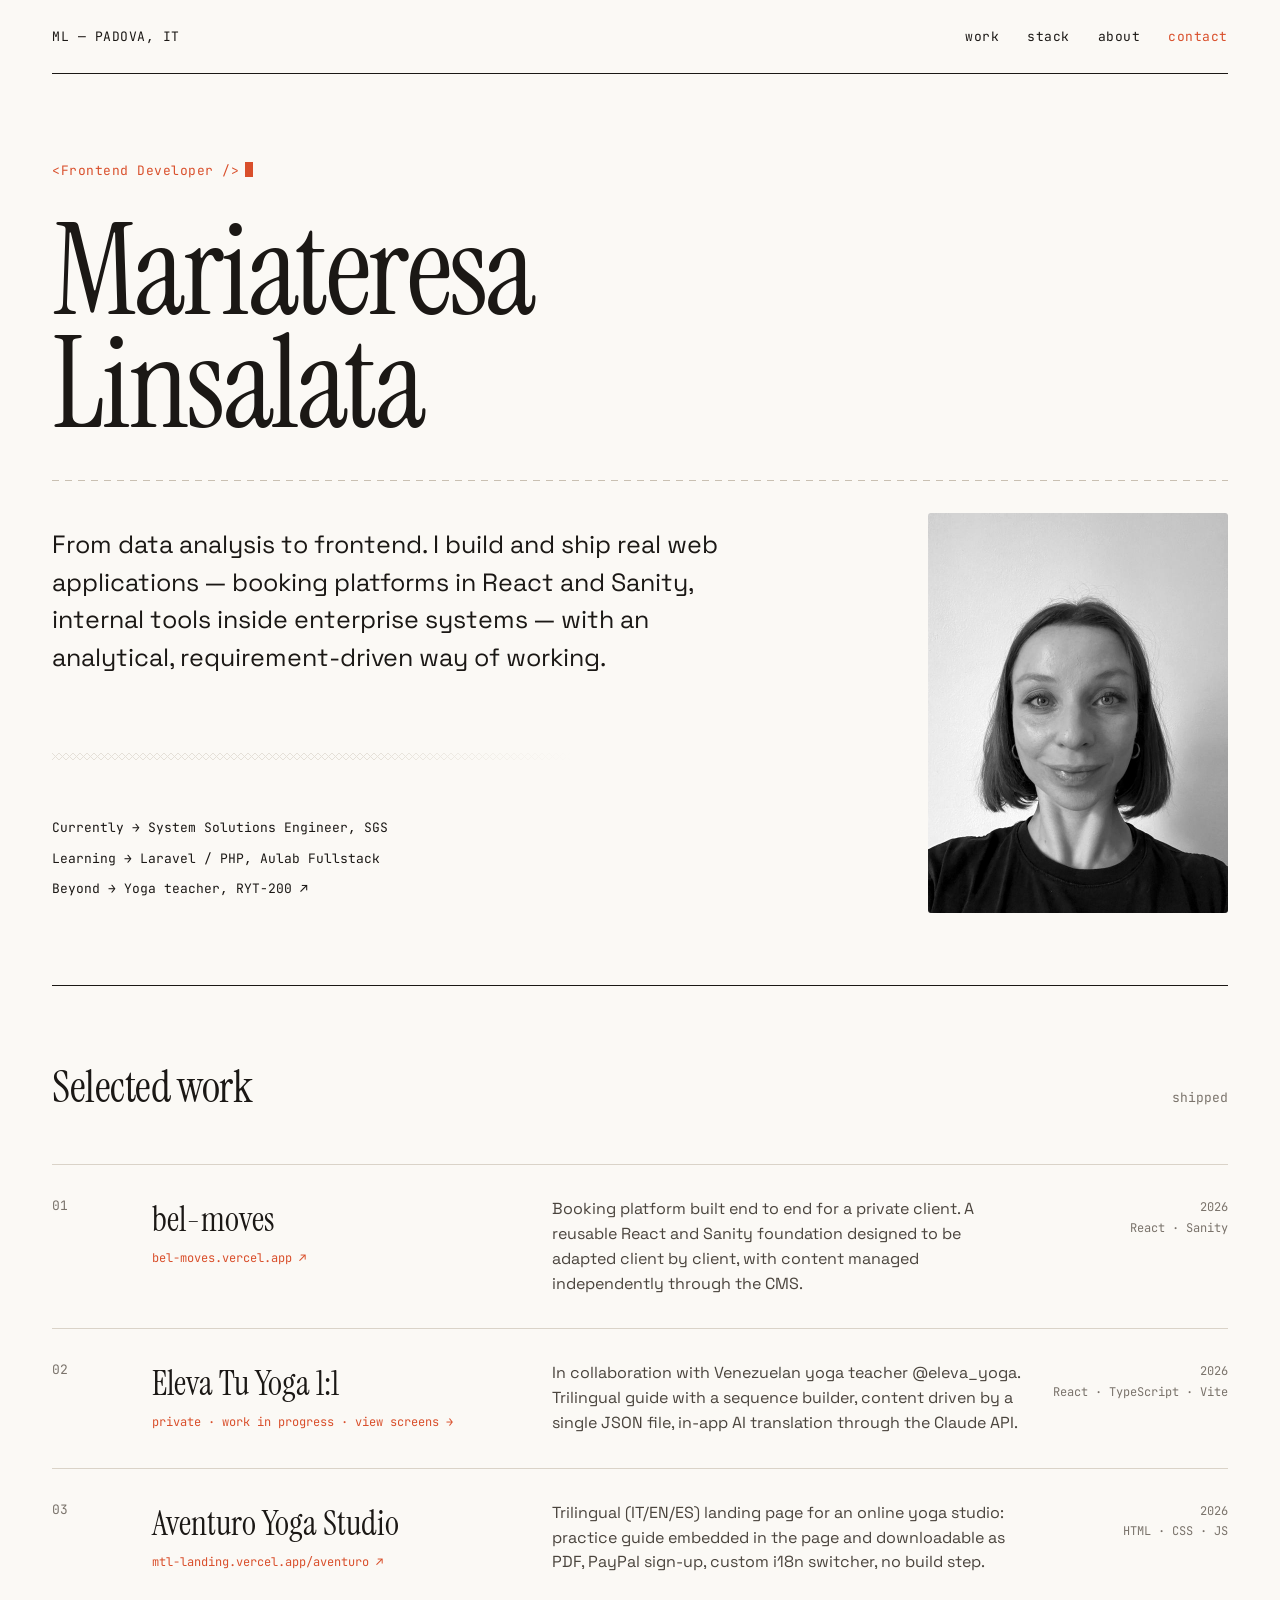
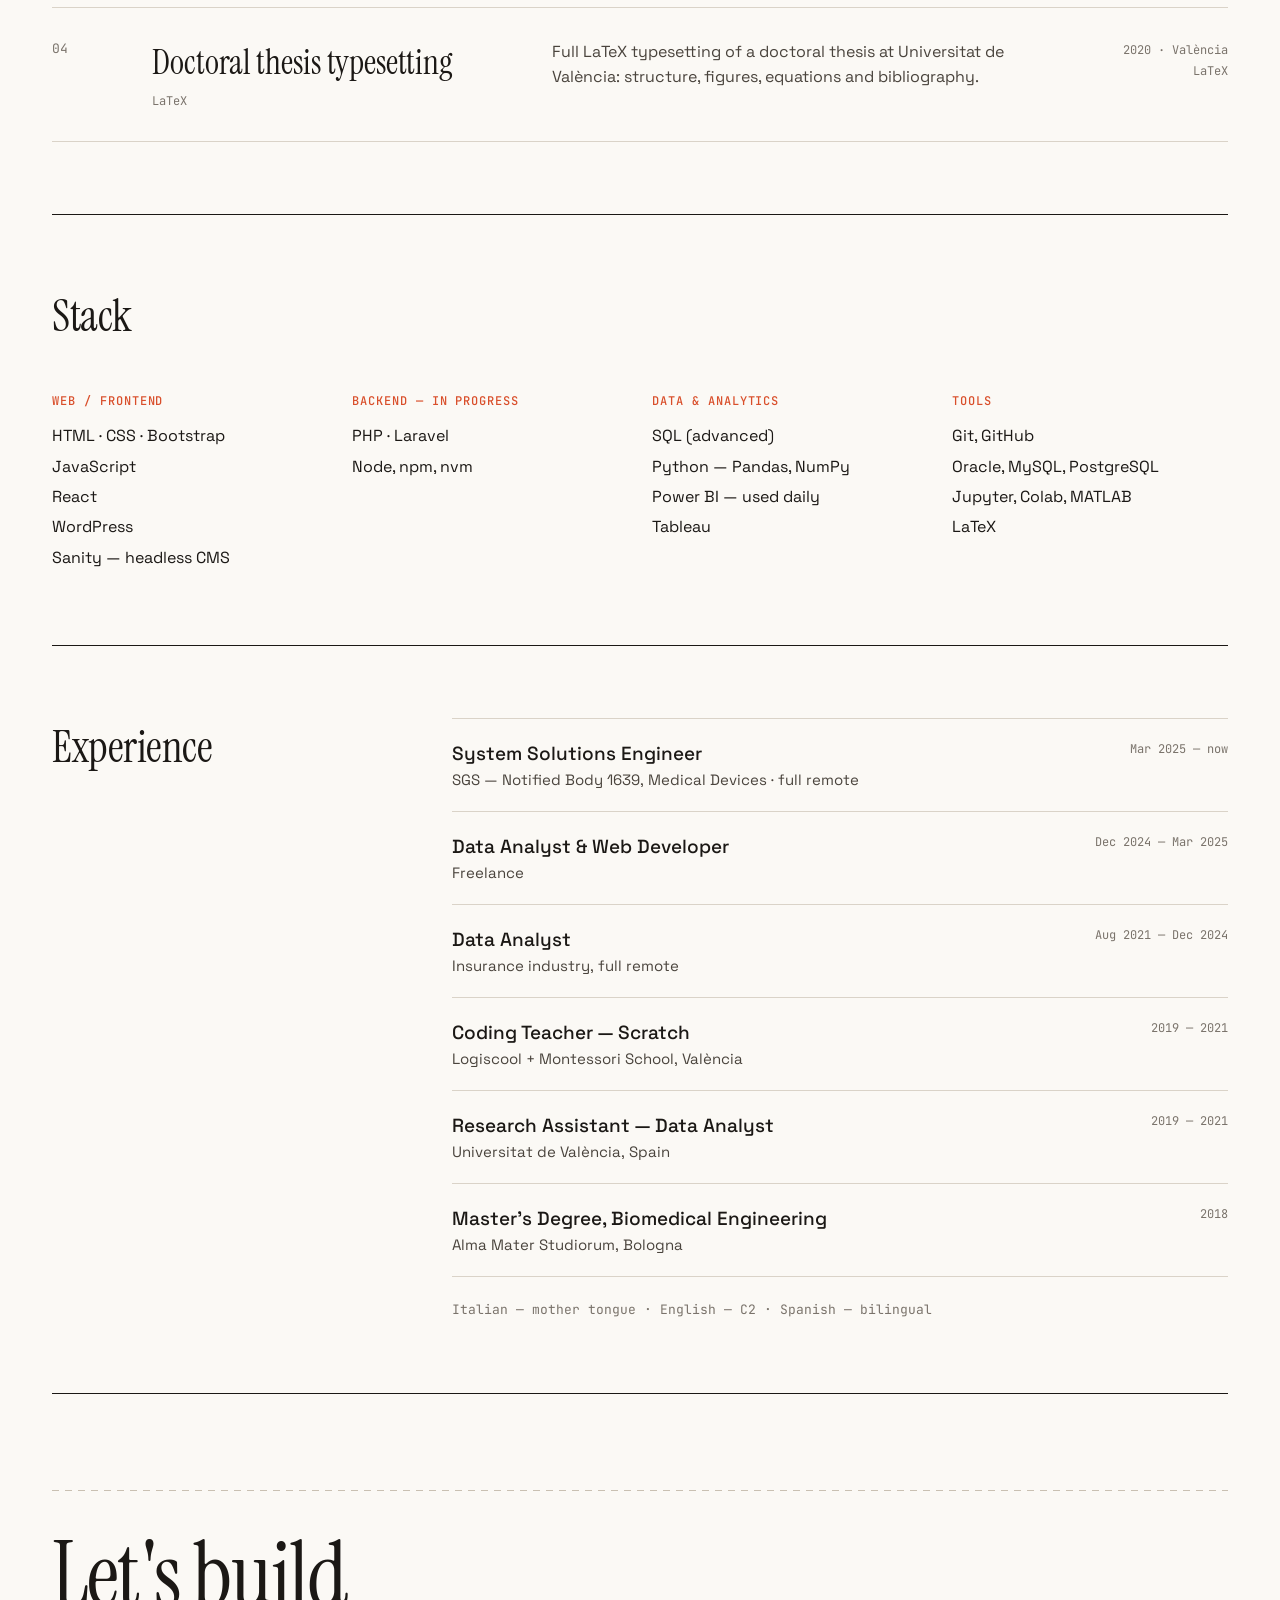
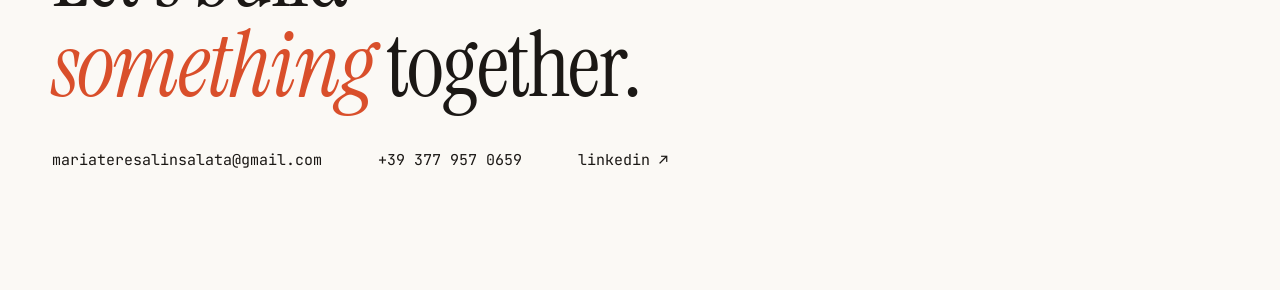
<file: index.html>
<!DOCTYPE html>
<html lang="en">
<head>
<meta charset="utf-8">
<meta name="viewport" content="width=device-width, initial-scale=1">
<title>Mariateresa Linsalata — Frontend Developer</title>
<meta name="description" content="Frontend developer moving from data analysis to the web. React, Sanity, Laravel. Based in Padova, Italy.">
<link rel="icon" href="favicon.svg" type="image/svg+xml">
<link rel="icon" href="favicon.png" sizes="180x180">
<link rel="apple-touch-icon" href="favicon.png">
<link rel="preconnect" href="https://fonts.googleapis.com">
<link rel="preconnect" href="https://fonts.gstatic.com" crossorigin>
<link href="https://fonts.googleapis.com/css2?family=Instrument+Serif:ital@0;1&family=Space+Grotesk:wght@400;500;700&family=JetBrains+Mono:wght@400;500&display=swap" rel="stylesheet">
<link rel="stylesheet" href="style.css">
</head>
<body>

<div class="wrap">

  <header class="site-header">
    <div class="mark">ML — Padova, IT</div>
    <nav class="site-nav">
      <a href="#work">work</a>
      <a href="#stack">stack</a>
      <a href="#about">about</a>
      <a href="#contact" class="is-accent">contact</a>
    </nav>
  </header>

  <section class="hero">
    <div class="eyebrow">&lt;Frontend Developer /&gt;<span class="caret"></span></div>
    <h1>Mariateresa<br>Linsalata</h1>
    <div class="stitch"></div>
    <div class="grid12 hero-grid">
      <div class="hero-copy">
        <p>From data analysis to frontend. I build and ship real web applications — booking platforms in React and Sanity, internal tools inside enterprise systems — with an analytical, requirement-driven way of working.</p>
        <div class="stitch-fine"></div>
        <div class="facts">
          <div>Currently → System Solutions Engineer, SGS</div>
          <div>Learning → Laravel / PHP, Aulab Fullstack</div>
          <div>Beyond → <a href="aventuro/" target="_blank" rel="noopener">Yoga teacher, RYT-200 ↗</a></div>
        </div>
      </div>
      <div class="hero-portrait">
        <img src="assets/portrait.jpg" alt="Mariateresa Linsalata">
      </div>
    </div>
  </section>

  <section id="work" class="section">
    <div class="section-head">
      <h2 class="section-title">Selected work</h2>
      <span class="count">shipped</span>
    </div>

    <a class="project" href="https://bel-moves.vercel.app" target="_blank" rel="noopener">
      <div class="num">01</div>
      <div class="head">
        <h3>bel-moves</h3>
        <div class="link">bel-moves.vercel.app ↗</div>
      </div>
      <p>Booking platform built end to end for a private client. A reusable React and Sanity foundation designed to be adapted client by client, with content managed independently through the CMS.</p>
      <div class="meta">2026<br>React · Sanity</div>
    </a>

    <div class="project" id="eleva" role="button" tabindex="0">
      <div class="num">02</div>
      <div class="head">
        <h3>Eleva Tu Yoga 1:1</h3>
        <div class="link">private · work in progress · view screens →</div>
      </div>
      <p>In collaboration with Venezuelan yoga teacher @eleva_yoga. Trilingual guide with a sequence builder, content driven by a single JSON file, in-app AI translation through the Claude API.</p>
      <div class="meta">2026<br>React · TypeScript · Vite</div>
    </div>

    <a class="project" href="aventuro/" target="_blank" rel="noopener">
      <div class="num">03</div>
      <div class="head">
        <h3>Aventuro Yoga Studio</h3>
        <div class="link">mtl-landing.vercel.app/aventuro ↗</div>
      </div>
      <p>Trilingual (IT/EN/ES) landing page for an online yoga studio: practice guide embedded in the page and downloadable as PDF, PayPal sign-up, custom i18n switcher, no build step.</p>
      <div class="meta">2026<br>HTML · CSS · JS</div>
    </a>

    <div class="project is-last">
      <div class="num">04</div>
      <div class="head">
        <h3>Doctoral thesis typesetting</h3>
        <div class="link muted">LaTeX</div>
      </div>
      <p>Full LaTeX typesetting of a doctoral thesis at Universitat de València: structure, figures, equations and bibliography.</p>
      <div class="meta">2020 · València<br>LaTeX</div>
    </div>
  </section>

  <section id="stack" class="section">
    <h2 class="section-title" style="margin-bottom:48px">Stack</h2>
    <div class="stack-grid">
      <div class="stack-col">
        <h3>Web / Frontend</h3>
        <ul>
          <li>HTML · CSS · Bootstrap</li>
          <li>JavaScript</li>
          <li>React</li>
          <li>WordPress</li>
          <li>Sanity — headless CMS</li>
        </ul>
      </div>
      <div class="stack-col">
        <h3>Backend — in progress</h3>
        <ul>
          <li>PHP · Laravel</li>
          <li>Node, npm, nvm</li>
        </ul>
      </div>
      <div class="stack-col">
        <h3>Data &amp; Analytics</h3>
        <ul>
          <li>SQL (advanced)</li>
          <li>Python — Pandas, NumPy</li>
          <li>Power BI — used daily</li>
          <li>Tableau</li>
        </ul>
      </div>
      <div class="stack-col">
        <h3>Tools</h3>
        <ul>
          <li>Git, GitHub</li>
          <li>Oracle, MySQL, PostgreSQL</li>
          <li>Jupyter, Colab, MATLAB</li>
          <li>LaTeX</li>
        </ul>
      </div>
    </div>
  </section>

  <section id="about" class="section grid12">
    <h2 class="section-title">Experience</h2>
    <div class="roles">
      <div id="roles"></div>
      <div class="role is-last">
        <div>
          <div class="title">Master's Degree, Biomedical Engineering</div>
          <div class="org">Alma Mater Studiorum, Bologna</div>
        </div>
        <div class="years">2018</div>
      </div>
      <div class="langs">Italian — mother tongue · English — C2 · Spanish — bilingual</div>
    </div>
  </section>

  <section id="contact">
    <div class="stitch"></div>
    <h2>Let's build<br><em>something</em> together.</h2>
    <div class="contact-links">
      <a href="mailto:mariateresalinsalata@gmail.com">mariateresalinsalata@gmail.com</a>
      <a href="tel:+393779570659">+39 377 957 0659</a>
      <a href="https://www.linkedin.com/in/mariateresa-linsalata-959961161/" target="_blank" rel="noopener">linkedin ↗</a>
    </div>
  </section>

</div>

<div class="overlay" id="shots" hidden>
  <div class="panel">
    <div class="panel-head">
      <h3>Eleva Tu Yoga 1:1</h3>
      <button class="panel-close" type="button">close ✕</button>
    </div>
    <p class="panel-lede">Sequences are described in a single JSON file — pose, duration, breath cue — so the teacher edits content without touching code. Copy lives in Italian, English and Spanish, translated in-app through the Claude API.</p>
    <div class="shots">
      <figure>
        <figcaption>01 — sequence builder · live timing against the class length</figcaption>
        <img src="assets/yoga-builder.png" alt="Sequence builder" width="670" height="523">
      </figure>
      <div class="shots-row">
        <figure>
          <figcaption>02 — guide, IT / EN / ES</figcaption>
          <img src="assets/yoga-guide.png" alt="Guide with language switch" width="359" height="657">
        </figure>
        <figure>
          <figcaption>03 — access gate</figcaption>
          <img src="assets/yoga-gate.png" alt="Access gate" width="687" height="707">
          <p class="shot-note">Content sits behind a purchase code, which is why the app isn't publicly linked.</p>
        </figure>
      </div>
    </div>
  </div>
</div>

<script src="script.js"></script>
</body>
</html>
</file>
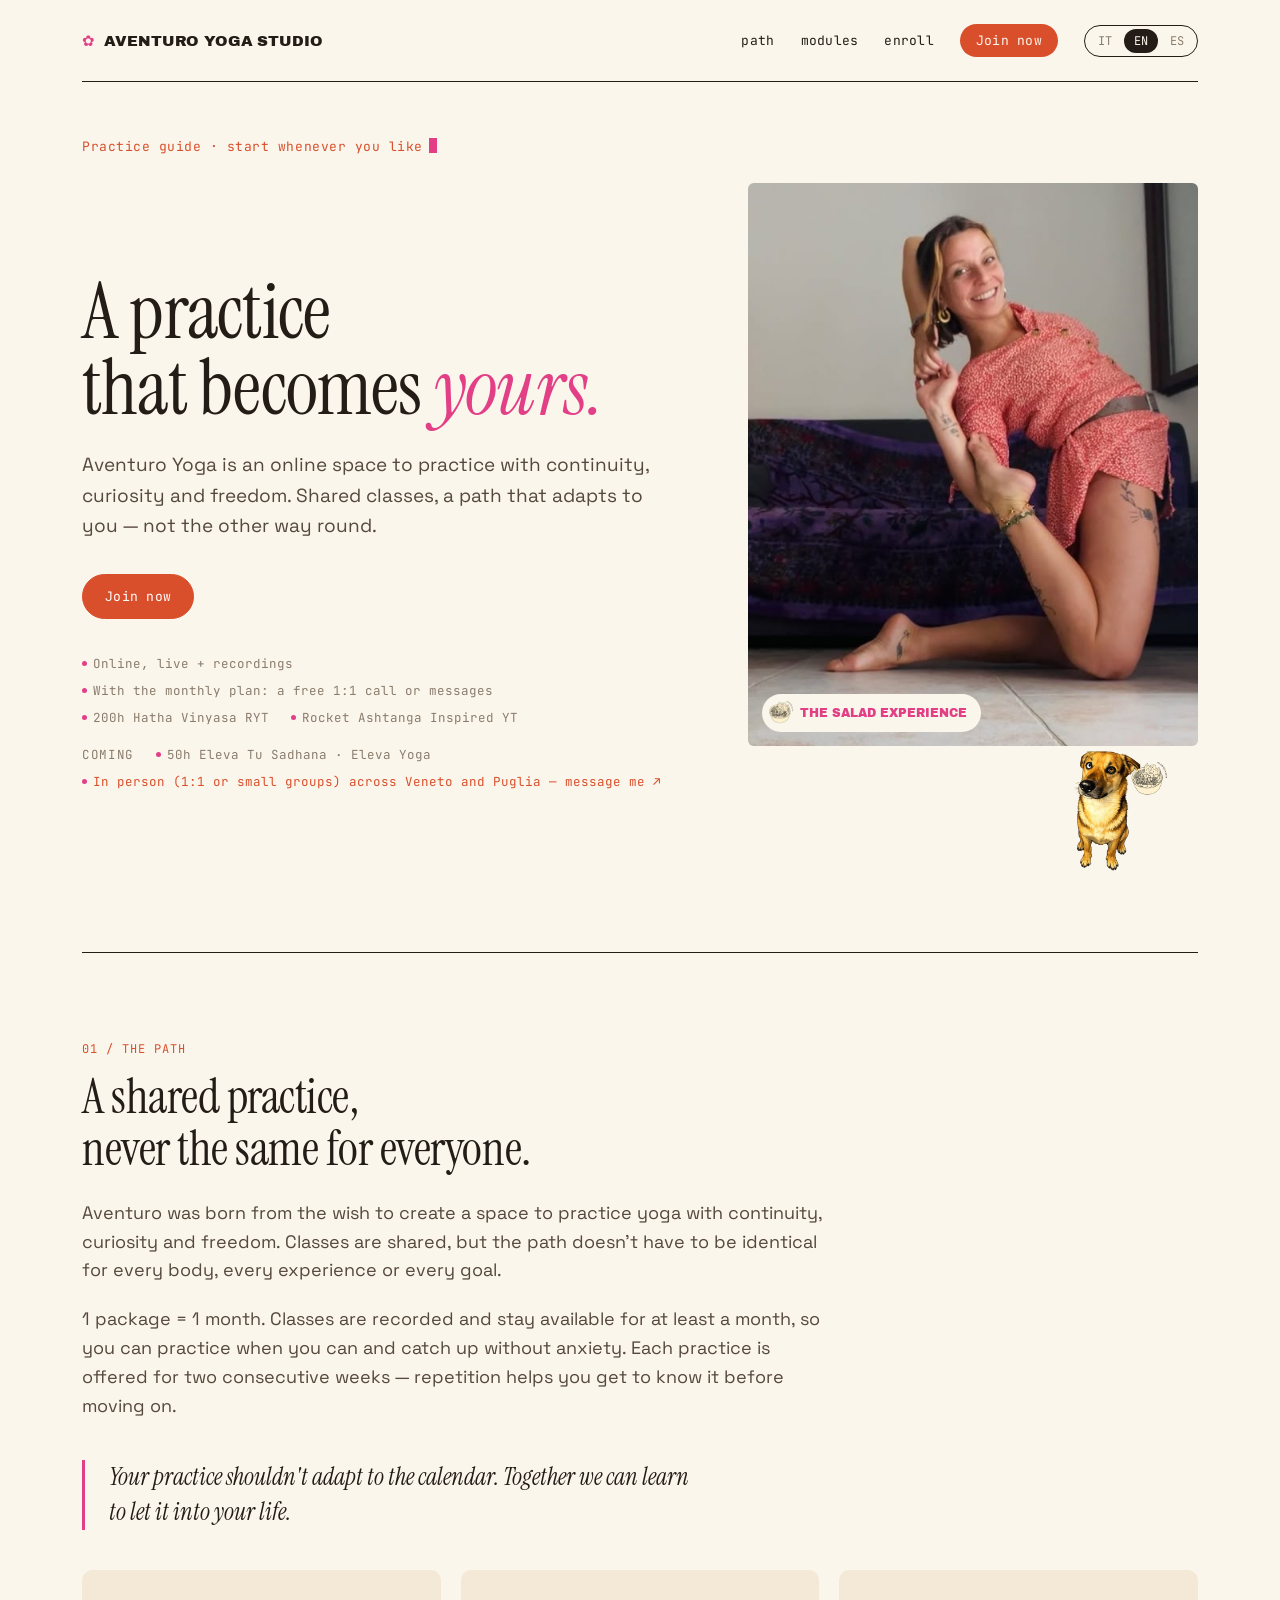
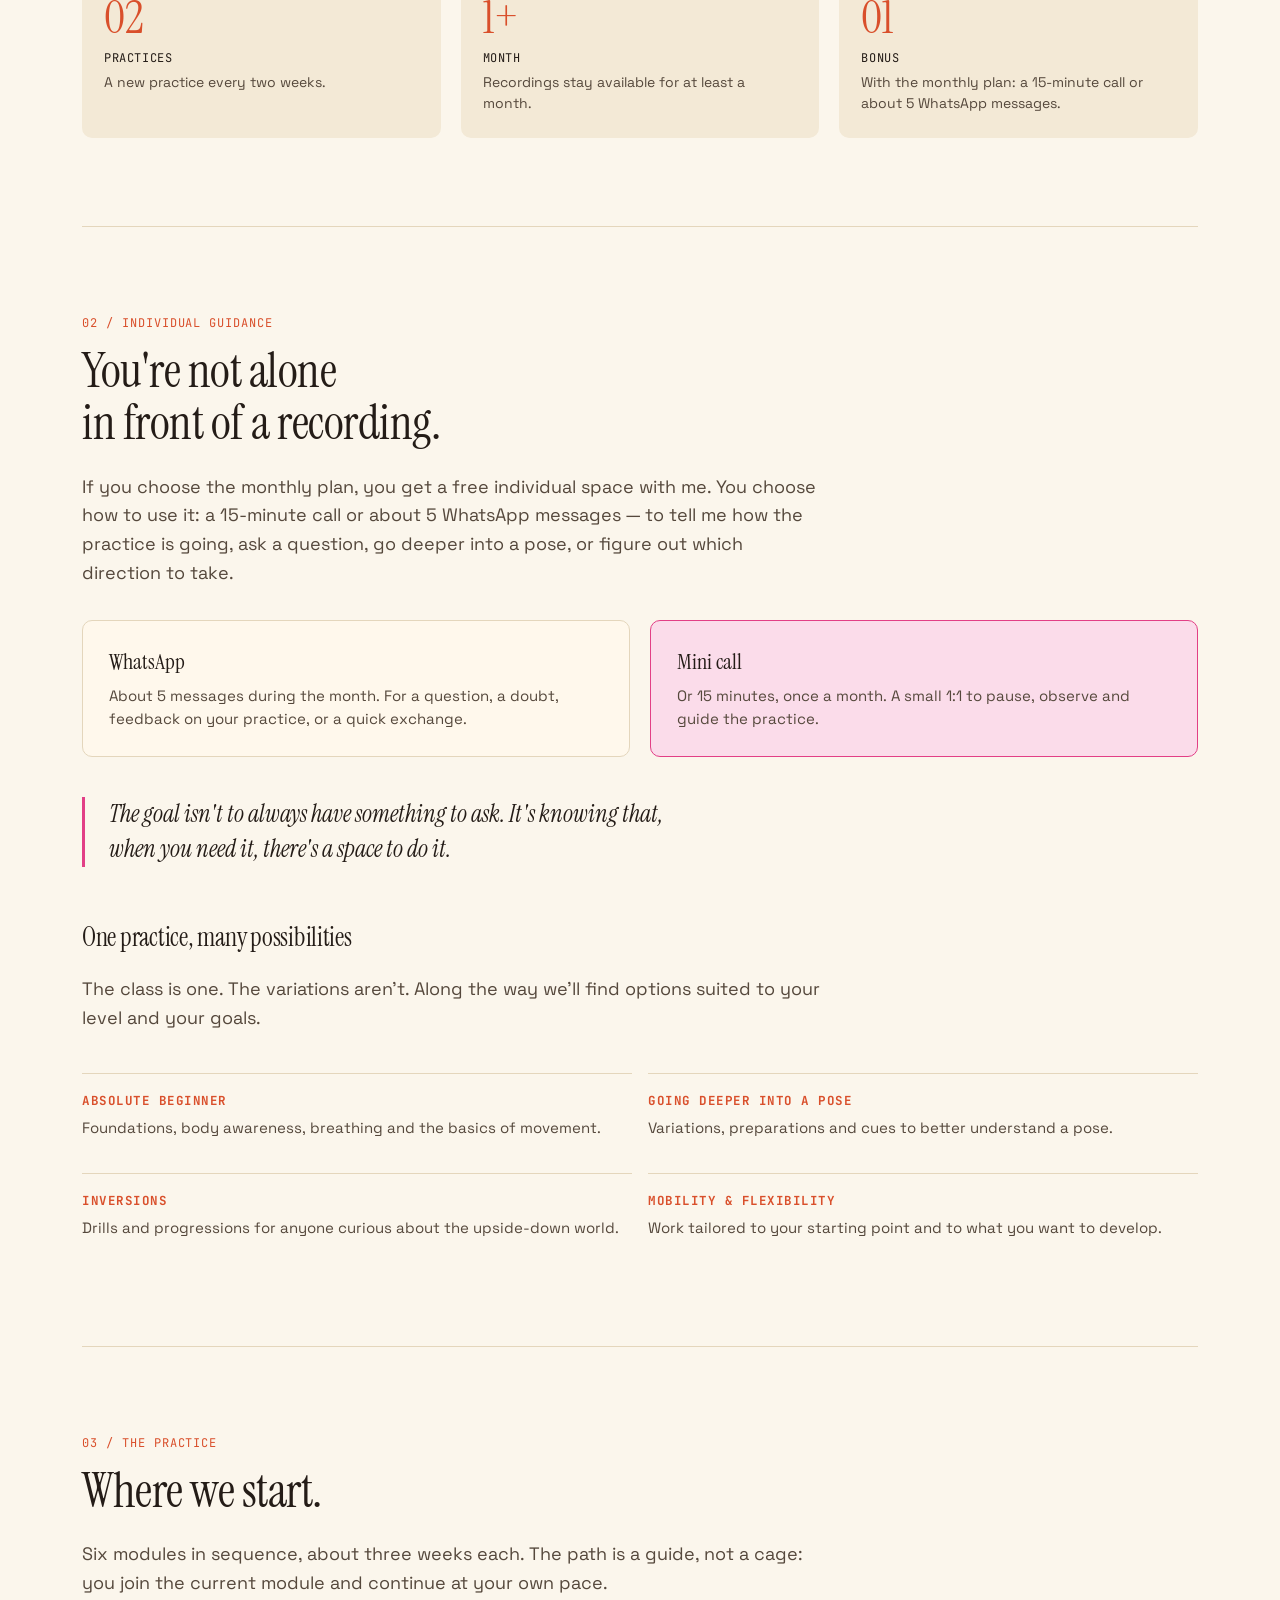
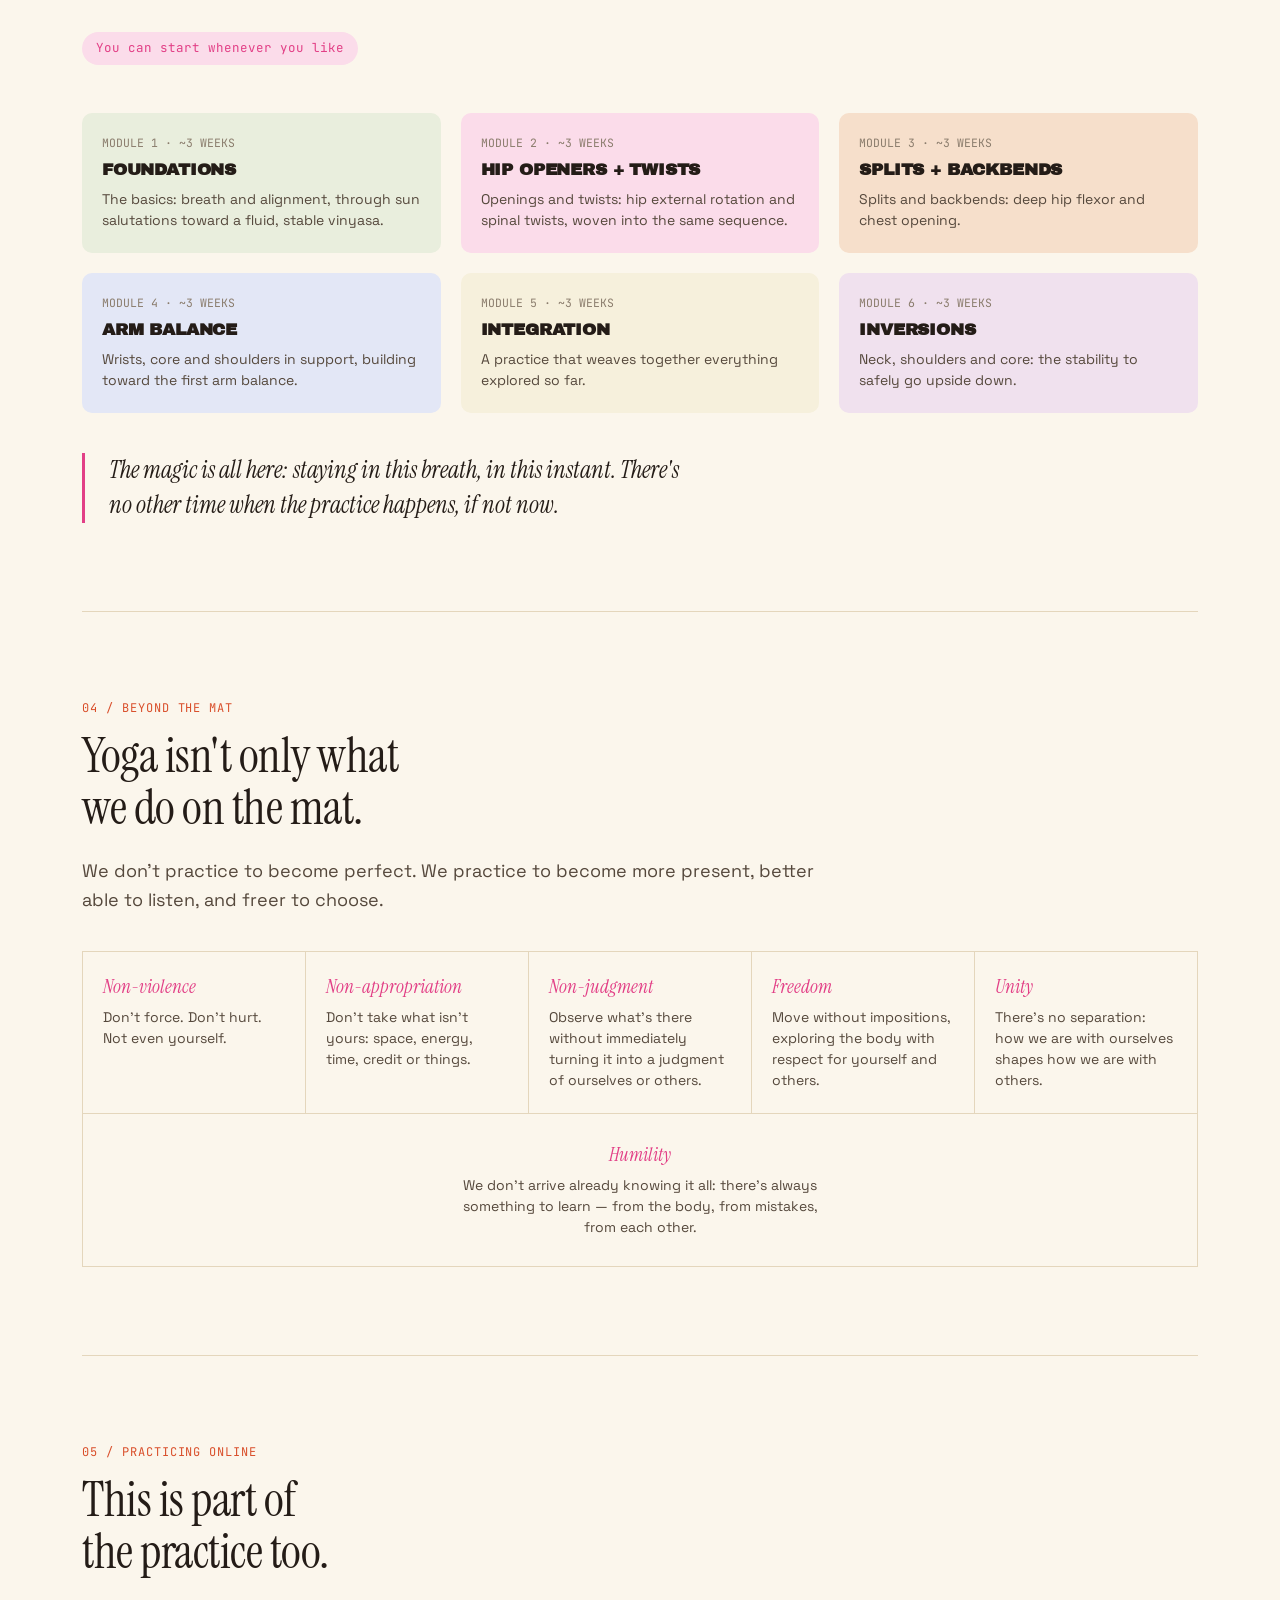
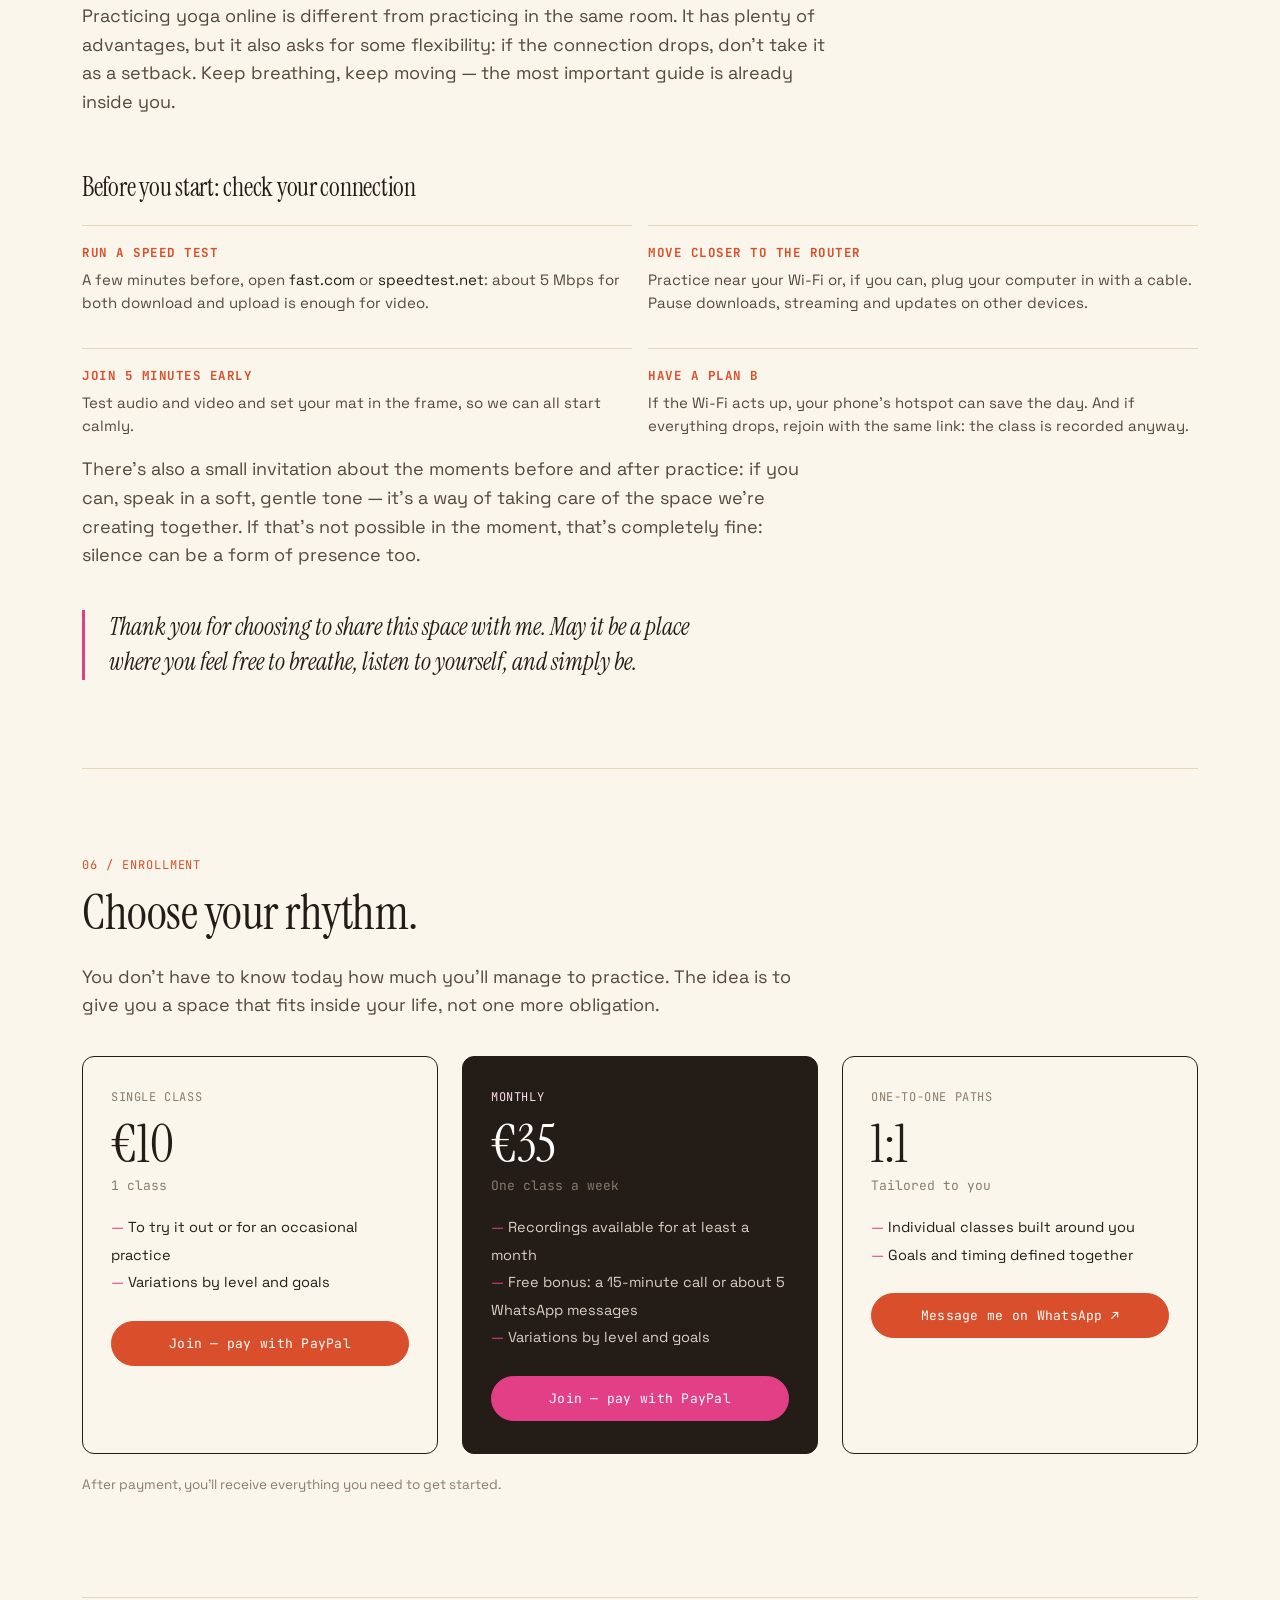
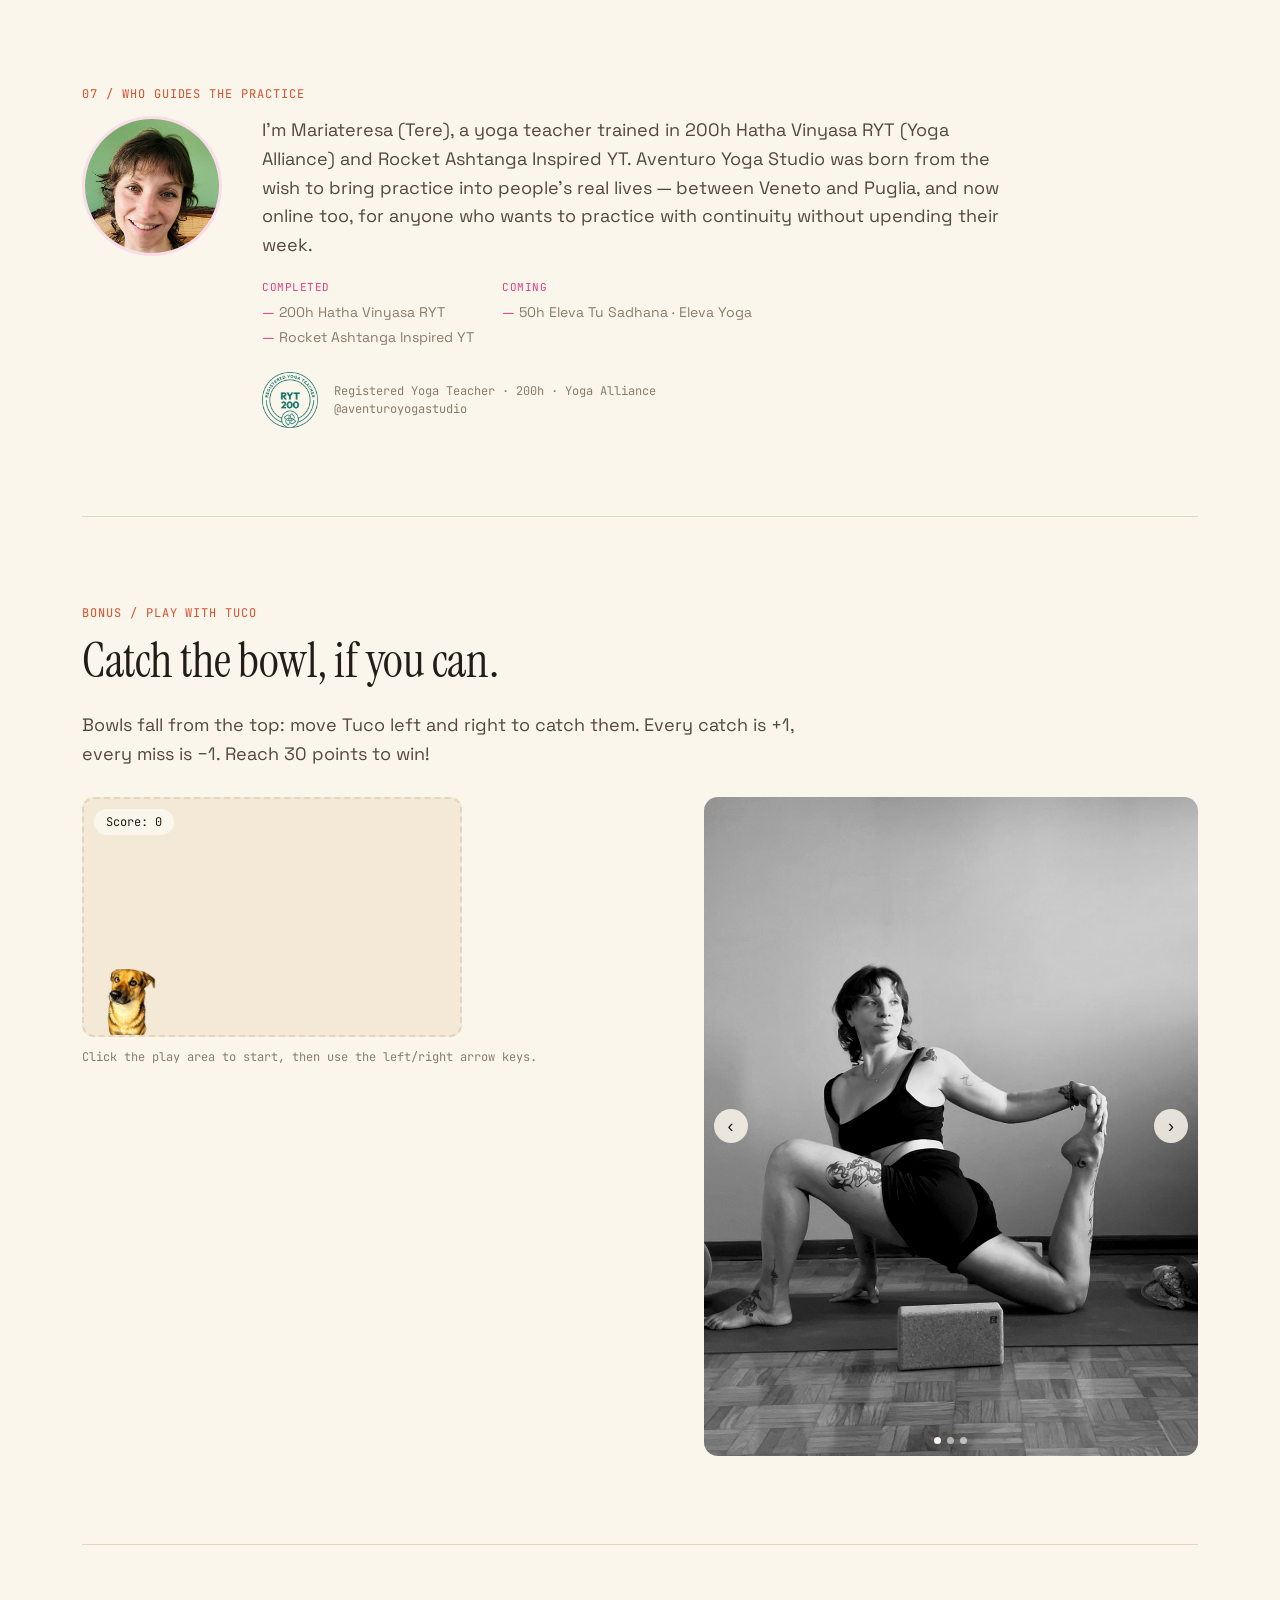
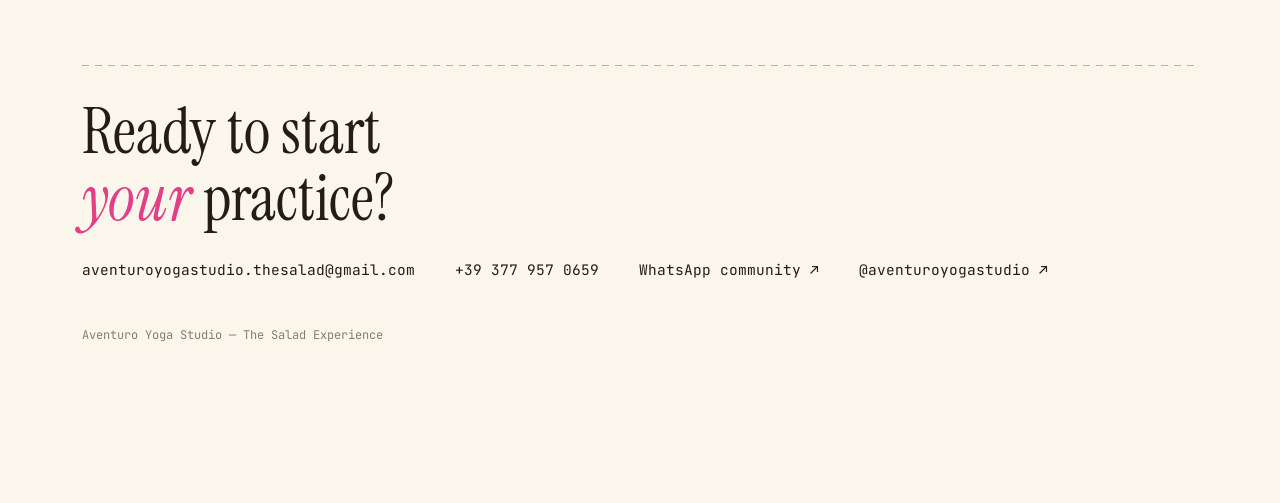
<file: aventuro/index.html>
<!DOCTYPE html>
<html lang="it">
<head>
<meta charset="utf-8">
<meta name="viewport" content="width=device-width, initial-scale=1">
<title>Aventuro Yoga Studio — The Salad Experience</title>
<meta name="description" content="Una pratica di yoga condivisa ma mai uguale per tutti. Lezioni online live e registrate; con il mensile una call 1:1 o messaggi in regalo. Sei moduli in sequenza: puoi iniziare quando vuoi.">
<link rel="icon" href="favicon.svg" type="image/svg+xml">
<link rel="preconnect" href="https://fonts.googleapis.com">
<link rel="preconnect" href="https://fonts.gstatic.com" crossorigin>
<link href="https://fonts.googleapis.com/css2?family=Instrument+Serif:ital@0;1&family=Space+Grotesk:wght@400;500;700&family=JetBrains+Mono:wght@400;500&family=Archivo+Black&display=swap" rel="stylesheet">
<link rel="stylesheet" href="style.css">
</head>
<body>

<div class="wrap">

  <header class="site-header">
    <a class="brand" href="#"><span class="petal">✿</span> Aventuro Yoga Studio</a>
    <button type="button" class="menu-toggle" id="menuToggle" aria-expanded="false" aria-controls="siteNav">
      <span data-i18n="nav.menu">Menu</span> ☰
    </button>
    <nav class="site-nav" id="siteNav">
      <a class="nav-link" href="#percorso" data-i18n="nav.percorso">percorso</a>
      <a class="nav-link" href="#calendario" data-i18n="nav.calendario">moduli</a>
      <a class="nav-link" href="#iscrizioni" data-i18n="nav.iscrizioni">iscrizioni</a>
      <a class="is-cta" href="#iscrizioni" data-i18n="nav.cta">Iscriviti</a>
      <div class="langswitch" role="group" aria-label="Language">
        <button type="button" data-lang="it" class="is-active">IT</button>
        <button type="button" data-lang="en">EN</button>
        <button type="button" data-lang="es">ES</button>
      </div>
    </nav>
  </header>

  <section class="hero">
    <div class="eyebrow"><span data-i18n="hero.eyebrow">Guida alla pratica · inizia quando vuoi</span><span class="caret"></span></div>
    <div class="hero-grid">
      <div class="hero-copy">
        <h1 data-i18n-html="hero.title">Una pratica<br>che diventa <em>tua.</em></h1>
        <p class="hero-lede" data-i18n="hero.lede">Aventuro Yoga è uno spazio online per praticare con continuità, curiosità e libertà. Classi condivise, un percorso che si adatta a te — non il contrario.</p>
        <div class="hero-ctas">
          <a class="btn btn-primary" href="#iscrizioni" data-i18n="hero.cta1">Iscriviti ora</a>
        </div>
        <div class="hero-facts">
          <span><span class="dot"></span><span data-i18n="hero.fact1">Online, live + registrazioni</span></span>
          <span><span class="dot"></span><span data-i18n="hero.fact2">Con il mensile: call 1:1 o messaggi in regalo</span></span>
          <span><span class="dot"></span><span data-i18n="hero.fact3">200h Hatha Vinyasa RYT</span></span>
          <span><span class="dot"></span><span data-i18n="hero.fact3b">Rocket Ashtanga Inspired YT</span></span>
          <span class="hero-facts-break" aria-hidden="true"></span>
          <span class="hero-facts-label" data-i18n="hero.factlabel">In arrivo</span>
          <span><span class="dot"></span><span data-i18n="hero.fact6">50h Eleva Tu Sadhana · Eleva Yoga</span></span>
          <a href="https://wa.me/393779570659" target="_blank" rel="noopener"><span class="dot"></span><span data-i18n="hero.fact4">In presenza (1:1 o piccoli gruppi) tra Veneto e Puglia — scrivimi ↗</span></a>
        </div>
      </div>
      <div class="hero-photo-col">
        <div class="hero-photo">
          <img src="assets/hero.jpg" alt="Mariateresa in una variante di Eka Pada Rajakapotasana">
          <div class="tag"><img class="tag-bowl" src="assets/salad-bowl.png" alt=""><span data-i18n="hero.tag">The Salad Experience</span></div>
        </div>
        <a class="tuco-strip" href="#gioco" data-i18n-aria="game.kicker" aria-label="Gioca con Tuco">
          <img class="tuco" src="assets/tuco.png" alt="Tuco">
          <img class="bowl" src="assets/salad-bowl.png" alt="">
        </a>
      </div>
    </div>
  </section>

  <section id="percorso" class="section">
    <div class="kicker">01 / <span data-i18n="s1.kicker">Il percorso</span></div>
    <h2 class="section-title" data-i18n-html="s1.title">Una pratica condivisa,<br>ma mai uguale per tutti.</h2>
    <p class="lede" data-i18n="s1.p1">Aventuro nasce dal desiderio di creare uno spazio in cui praticare yoga con continuità, curiosità e libertà. Le classi sono condivise, ma il percorso non deve essere identico per ogni corpo, ogni esperienza o ogni obiettivo.</p>
    <p class="lede" data-i18n="s1.p2">1 pacchetto = 1 mese. Le lezioni sono registrate e restano disponibili per almeno un mese: puoi praticare quando riesci e recuperare senza ansia. Ogni pratica viene proposta per due settimane consecutive — la ripetizione ti aiuta a conoscerla meglio, prima di passare oltre.</p>
    <blockquote class="quote" data-i18n="s1.quote">La tua pratica non deve adattarsi al calendario. Possiamo imparare a farla entrare nella tua vita.</blockquote>
    <div class="stats">
      <div class="stat">
        <div class="num">02</div>
        <div class="label" data-i18n="s1.stat1label">pratiche</div>
        <div class="desc" data-i18n="s1.stat1desc">Una nuova pratica ogni due settimane.</div>
      </div>
      <div class="stat">
        <div class="num">1+</div>
        <div class="label" data-i18n="s1.stat2label">mese</div>
        <div class="desc" data-i18n="s1.stat2desc">Le registrazioni restano disponibili per almeno un mese.</div>
      </div>
      <div class="stat">
        <div class="num">01</div>
        <div class="label" data-i18n="s1.stat3label">bonus</div>
        <div class="desc" data-i18n="s1.stat3desc">Con il mensile: una call di 15 minuti oppure circa 5 messaggi WhatsApp.</div>
      </div>
    </div>
  </section>

  <section id="guida" class="section">
    <div class="kicker">02 / <span data-i18n="s2.kicker">Guida individuale</span></div>
    <h2 class="section-title" data-i18n-html="s2.title">Non sei sola/o<br>davanti a una registrazione.</h2>
    <p class="lede" data-i18n="s2.p1">Se scegli il mensile, in regalo hai uno spazio individuale con me. Scegli tu come usarlo: una call di 15 minuti oppure circa 5 messaggi WhatsApp — per raccontarmi come sta andando la pratica, chiedere un chiarimento, approfondire una postura o capire quale direzione prendere.</p>
    <div class="cards2">
      <div class="card">
        <h3 data-i18n="s2.wa.title">WhatsApp</h3>
        <p data-i18n="s2.wa.desc">Circa 5 messaggi nel mese. Per una domanda, un dubbio, un feedback sulla pratica o un breve confronto.</p>
      </div>
      <div class="card is-pink">
        <h3 data-i18n="s2.call.title">Mini call</h3>
        <p data-i18n="s2.call.desc">Oppure 15 minuti, una volta al mese. Un piccolo incontro 1:1 per fermarsi, osservare e orientare la pratica.</p>
      </div>
    </div>
    <blockquote class="quote" data-i18n="s2.quote">L'obiettivo non è avere sempre qualcosa da chiedere. È sapere che, quando ne hai bisogno, c'è uno spazio in cui poterlo fare.</blockquote>
    <h3 class="section-title" style="font-size:26px; margin-top:56px" data-i18n="s2.variants.title">Una pratica, molte possibilità</h3>
    <p class="lede" style="margin-bottom:0" data-i18n="s2.variants.p">La classe è una. Le varianti no. Durante il percorso troveremo opzioni adeguate al tuo livello e ai tuoi obiettivi.</p>
    <div class="variants">
      <div class="variant">
        <h4 data-i18n="s2.v1.title">Absolute beginner</h4>
        <p data-i18n="s2.v1.desc">Foundations, familiarità con il corpo, respirazione e basi del movimento.</p>
      </div>
      <div class="variant">
        <h4 data-i18n="s2.v2.title">Approfondire una postura</h4>
        <p data-i18n="s2.v2.desc">Varianti, preparazioni e indicazioni per capire meglio una postura.</p>
      </div>
      <div class="variant">
        <h4 data-i18n="s2.v3.title">Inversioni</h4>
        <p data-i18n="s2.v3.desc">Drills e progressioni per chi vuole esplorare il mondo upside down.</p>
      </div>
      <div class="variant">
        <h4 data-i18n="s2.v4.title">Mobilità e flessibilità</h4>
        <p data-i18n="s2.v4.desc">Un lavoro adattato al tuo punto di partenza e a ciò che vuoi sviluppare.</p>
      </div>
    </div>
  </section>

  <section id="calendario" class="section">
    <div class="kicker">03 / <span data-i18n="s3.kicker">La pratica</span></div>
    <h2 class="section-title" data-i18n="s3.title">Da dove iniziamo.</h2>
    <p class="lede" data-i18n="s3.p1">Sei moduli in sequenza, circa tre settimane ciascuno. Il percorso è una traccia, non una gabbia: entri dal modulo in corso e prosegui al tuo ritmo.</p>
    <p class="launch-badge" data-i18n="s3.note">Puoi iniziare quando vuoi</p>
    <div class="phases">
      <div class="phase">
        <div class="dates" data-i18n="s3.phase1.num">MODULO 1 · ~3 SETTIMANE</div>
        <h4 data-i18n="s3.phase1.title">Foundations</h4>
        <p data-i18n="s3.phase1.desc">Le basi: respiro e allineamento, attraverso i saluti al sole verso un vinyasa fluido e stabile.</p>
      </div>
      <div class="phase">
        <div class="dates" data-i18n="s3.phase2.num">MODULO 2 · ~3 SETTIMANE</div>
        <h4 data-i18n="s3.phase2.title">Hip Openers + Twists</h4>
        <p data-i18n="s3.phase2.desc">Aperture e torsioni: anche in rotazione esterna e torsioni della colonna, intrecciate nella stessa sequenza.</p>
      </div>
      <div class="phase">
        <div class="dates" data-i18n="s3.phase3.num">MODULO 3 · ~3 SETTIMANE</div>
        <h4 data-i18n="s3.phase3.title">Splits + Backbends</h4>
        <p data-i18n="s3.phase3.desc">Spaccate e piegamenti all'indietro: apertura profonda dei flessori dell'anca e del petto.</p>
      </div>
      <div class="phase">
        <div class="dates" data-i18n="s3.phase4.num">MODULO 4 · ~3 SETTIMANE</div>
        <h4 data-i18n="s3.phase4.title">Arm Balance</h4>
        <p data-i18n="s3.phase4.desc">Polsi, core e spalle in appoggio, verso il primo arm balance.</p>
      </div>
      <div class="phase">
        <div class="dates" data-i18n="s3.phase5.num">MODULO 5 · ~3 SETTIMANE</div>
        <h4 data-i18n="s3.phase5.title">Completa</h4>
        <p data-i18n="s3.phase5.desc">Una pratica che intreccia tutto il percorso fatto fin qui.</p>
      </div>
      <div class="phase">
        <div class="dates" data-i18n="s3.phase6.num">MODULO 6 · ~3 SETTIMANE</div>
        <h4 data-i18n="s3.phase6.title">Inversioni</h4>
        <p data-i18n="s3.phase6.desc">Collo, spalle e core: la stabilità per capovolgersi in sicurezza.</p>
      </div>
    </div>
    <blockquote class="quote" data-i18n="s3.quote">La magia è tutta qui: restare in questo respiro, in questo istante. Non c'è altro tempo in cui la pratica accade, se non ora.</blockquote>
  </section>

  <section id="filosofia" class="section">
    <div class="kicker">04 / <span data-i18n="s4.kicker">Oltre il tappetino</span></div>
    <h2 class="section-title" data-i18n-html="s4.title">Yoga non è solo ciò<br>che facciamo sul tappetino.</h2>
    <p class="lede" data-i18n="s4.p1">Non pratichiamo per diventare perfetti. Pratichiamo per diventare più presenti, più capaci di ascoltare e più liberi di scegliere.</p>
    <div class="principles">
      <div class="principle">
        <h4 data-i18n="s4.p1title">Non violenza</h4>
        <p data-i18n="s4.p1desc">Non forzare. Non ferire. Nemmeno te stessa/o.</p>
      </div>
      <div class="principle">
        <h4 data-i18n="s4.p2title">Non appropriazione</h4>
        <p data-i18n="s4.p2desc">Non prendere ciò che non ci appartiene: spazio, energia, tempo, meriti o cose.</p>
      </div>
      <div class="principle">
        <h4 data-i18n="s4.p3title">Non giudizio</h4>
        <p data-i18n="s4.p3desc">Osservare ciò che c'è senza trasformarlo subito in un giudizio su di noi o sugli altri.</p>
      </div>
      <div class="principle">
        <h4 data-i18n="s4.p4title">Libertà</h4>
        <p data-i18n="s4.p4desc">Muoversi senza imposizioni, esplorando il corpo nel rispetto di sé e del prossimo.</p>
      </div>
      <div class="principle">
        <h4 data-i18n="s4.p5title">Unità</h4>
        <p data-i18n="s4.p5desc">Non c'è separazione: come stiamo con noi stessi entra nel modo in cui stiamo con gli altri.</p>
      </div>
      <div class="principle">
        <h4 data-i18n="s4.p6title">Umiltà</h4>
        <p data-i18n="s4.p6desc">Non arriviamo già sapendo tutto: c'è sempre qualcosa da imparare, dal corpo, dagli errori, dalle altre.</p>
      </div>
    </div>
  </section>

  <section id="online" class="section">
    <div class="kicker">05 / <span data-i18n="s5.kicker">Praticare online</span></div>
    <h2 class="section-title" data-i18n-html="s5.title">Anche questo<br>fa parte della pratica.</h2>
    <p class="lede" data-i18n="s5.p1">Praticare yoga online è diverso dal praticare nella stessa stanza. Ha tantissimi vantaggi, ma richiede anche un po' di flessibilità: se la connessione dovesse cadere, non viverlo come un ostacolo. Continua a respirare, continua a muoverti — la guida più importante è già dentro di te.</p>
    <h3 class="section-title" style="font-size:26px; margin-top:56px" data-i18n="s5.tips.title">Prima di iniziare: controlla la connessione</h3>
    <div class="variants" style="margin-top:20px">
      <div class="variant">
        <h4 data-i18n="s5.tip1.title">Fai uno speed test</h4>
        <p data-i18n-html="s5.tip1.desc">Qualche minuto prima apri <a href="https://fast.com" target="_blank" rel="noopener">fast.com</a> o <a href="https://www.speedtest.net" target="_blank" rel="noopener">speedtest.net</a>: per il video bastano circa 5 Mbps, sia in download che in upload.</p>
      </div>
      <div class="variant">
        <h4 data-i18n="s5.tip2.title">Avvicinati al router</h4>
        <p data-i18n-html="s5.tip2.desc">Pratica vicino al Wi-Fi o, se puoi, collega il computer con il cavo. Metti in pausa download, streaming e aggiornamenti sugli altri dispositivi.</p>
      </div>
      <div class="variant">
        <h4 data-i18n="s5.tip3.title">Collegati 5 minuti prima</h4>
        <p data-i18n-html="s5.tip3.desc">Prova audio e video e sistema il tappetino nell'inquadratura, così partiamo tutti tranquilli.</p>
      </div>
      <div class="variant">
        <h4 data-i18n="s5.tip4.title">Tieni un piano B</h4>
        <p data-i18n-html="s5.tip4.desc">Se il Wi-Fi fa i capricci, l'hotspot del telefono può salvarti. E se cade tutto, rientra con lo stesso link: la lezione è comunque registrata.</p>
      </div>
    </div>
    <p class="lede" data-i18n="s5.p2">Un piccolo invito riguarda il momento prima e dopo la pratica: se puoi, parla con un tono di voce morbido e pacato — è un modo per prenderci cura dello spazio che creiamo insieme. Se in quel momento non è possibile, va benissimo così: anche il silenzio può essere una forma di presenza.</p>
    <blockquote class="quote" data-i18n="s5.quote">Grazie per scegliere di condividere questo spazio con me. Che possa essere un luogo in cui sentirti libero di respirare, ascoltarti e semplicemente essere.</blockquote>
  </section>

  <section id="iscrizioni" class="section">
    <div class="kicker">06 / <span data-i18n="s6.kicker">Iscrizioni</span></div>
    <h2 class="section-title" data-i18n="s6.title">Scegli il tuo ritmo.</h2>
    <p class="lede" data-i18n="s6.p1">Non devi sapere oggi quanto riuscirai a praticare. L'idea è darti uno spazio che possa stare dentro la tua vita, non aggiungere un altro obbligo.</p>
    <div class="pricing">
      <div class="price-card">
        <div class="price-card-label" data-i18n="s6.singola.label">Lezione singola</div>
        <div class="amount">€10</div>
        <div class="cadence" data-i18n="s6.singola.cadence">1 lezione</div>
        <ul>
          <li data-i18n="s6.singola.f1">Per provare o per una pratica occasionale</li>
          <li data-i18n="s6.singola.f2">Varianti in base al livello e agli obiettivi</li>
        </ul>
        <a class="btn btn-primary" href="https://www.paypal.me/MLinsalata/10" target="_blank" rel="noopener" data-i18n="s6.cta">Iscriviti — paga con PayPal</a>
      </div>
      <div class="price-card is-featured">
        <div class="price-card-label" data-i18n="s6.mensile.label">Mensile</div>
        <div class="amount">€35</div>
        <div class="cadence" data-i18n="s6.mensile.cadence">Una lezione a settimana</div>
        <ul>
          <li data-i18n="s6.mensile.f1">Registrazioni disponibili per almeno un mese</li>
          <li data-i18n="s6.mensile.f2">In regalo: una call di 15 minuti oppure circa 5 messaggi WhatsApp</li>
          <li data-i18n="s6.mensile.f3">Varianti in base al livello e agli obiettivi</li>
        </ul>
        <a class="btn btn-primary" href="https://www.paypal.me/MLinsalata/35" target="_blank" rel="noopener" data-i18n="s6.cta">Iscriviti — paga con PayPal</a>
      </div>
      <div class="price-card">
        <div class="price-card-label" data-i18n="s6.oneone.label">Percorsi one-to-one</div>
        <div class="amount">1:1</div>
        <div class="cadence" data-i18n="s6.oneone.cadence">Su misura per te</div>
        <ul>
          <li data-i18n="s6.oneone.f1">Lezioni individuali costruite su di te</li>
          <li data-i18n="s6.oneone.f2">Obiettivi e tempi da definire insieme</li>
        </ul>
        <a class="btn btn-primary" href="https://wa.me/393779570659" target="_blank" rel="noopener" data-i18n="s6.oneone.cta">Scrivimi su WhatsApp ↗</a>
      </div>
    </div>
    <p class="pricing-note" data-i18n="s6.note">Dopo il pagamento riceverai tutte le info necessarie per iniziare.</p>
  </section>

  <section id="about" class="section">
    <div class="kicker">07 / <span data-i18n="about.kicker">Chi guida la pratica</span></div>
    <div class="grid">
      <div class="about-photo"><img src="assets/tere.jpg" alt="Mariateresa Linsalata"></div>
      <div>
        <p class="lede" data-i18n="about.bio">Sono Mariateresa (Tere), insegnante di yoga con formazione 200h Hatha Vinyasa RYT (Yoga Alliance) e Rocket Ashtanga Inspired YT. Aventuro Yoga Studio è nato dal desiderio di portare la pratica dentro la vita reale delle persone — tra Veneto e Puglia, e ora anche online, per chiunque voglia praticare con continuità senza stravolgere la propria settimana.</p>
        <div class="cert-list">
          <div class="cert-group">
            <div class="cert-label" data-i18n="about.cert.done">Completate</div>
            <ul>
              <li data-i18n="about.cert.done1">200h Hatha Vinyasa RYT</li>
              <li data-i18n="about.cert.done2">Rocket Ashtanga Inspired YT</li>
            </ul>
          </div>
          <div class="cert-group">
            <div class="cert-label" data-i18n="about.cert.next">In arrivo</div>
            <ul>
              <li data-i18n="about.cert.next2">50h Eleva Tu Sadhana · Eleva Yoga</li>
            </ul>
          </div>
        </div>
        <div class="badge-row">
          <img src="assets/ryt200.png" alt="RYT 200 Yoga Alliance">
          <div class="badge-text" data-i18n-html="about.badge">Registered Yoga Teacher · 200h · Yoga Alliance<br>@aventuroyogastudio</div>
        </div>
      </div>
    </div>
  </section>

  <section id="gioco" class="section">
    <div class="kicker">Bonus / <span data-i18n="game.kicker">Gioca con Tuco</span></div>
    <h2 class="section-title" data-i18n="game.title">Prendi la ciotola, se ci riesci.</h2>
    <p class="lede" data-i18n="game.p1">Le ciotole cadono dall'alto: muovi Tuco a sinistra e destra per prenderle. Ogni ciotola presa vale +1, ogni ciotola persa −1. Arriva a 30 punti per vincere!</p>
    <div class="game-layout">
      <div class="game-col">
        <div class="tuco-game" id="tucoGame" tabindex="0">
          <div class="game-score"><span data-i18n="game.score">Punti</span>: <span id="gameScore">0</span></div>
          <img class="game-tuco" id="gameTuco" src="assets/tuco.png" alt="Tuco">
          <img class="game-bowl" id="gameBowl" src="assets/salad-bowl.png" alt="Ciotola di insalata">
          <div class="game-message" id="gameMessage" hidden></div>
        </div>
        <div class="game-controls" aria-hidden="true">
          <div class="game-controls-row">
            <button type="button" data-dir="left">◀</button>
            <button type="button" data-dir="right">▶</button>
          </div>
        </div>
        <p class="game-hint" data-i18n="game.hint">Clicca sull'area di gioco per iniziare, poi usa le frecce sinistra/destra.</p>
      </div>
      <div class="game-photo" id="poseGallery">
        <img id="poseGalleryImg" src="assets/tere-pose.jpg" alt="Mariateresa in pratica">
        <button type="button" class="gallery-arrow gallery-prev" aria-label="Foto precedente">‹</button>
        <button type="button" class="gallery-arrow gallery-next" aria-label="Foto successiva">›</button>
        <div class="gallery-dots"></div>
      </div>
    </div>
  </section>

  <section id="contact">
    <div class="stitch"></div>
    <h2 data-i18n-html="footer.title">Pront@ a iniziare<br>la <em>tua</em> pratica?</h2>
    <div class="contact-links">
      <a href="mailto:aventuroyogastudio.thesalad@gmail.com">aventuroyogastudio.thesalad@gmail.com</a>
      <a href="https://wa.me/393779570659" target="_blank" rel="noopener">+39 377 957 0659</a>
      <a href="https://chat.whatsapp.com/DZMfTc9zoQuCDolJnYYzN2" target="_blank" rel="noopener" data-i18n="footer.whatsapp">WhatsApp community ↗</a>
      <a href="https://instagram.com/aventuroyogastudio" target="_blank" rel="noopener">@aventuroyogastudio ↗</a>
    </div>
    <div class="footer-note" data-i18n="footer.note">Aventuro Yoga Studio — The Salad Experience</div>
  </section>

</div>

<button type="button" class="to-top" id="toTop" aria-label="Torna su">↑</button>

<script src="script.js"></script>
</body>
</html>
</file>
<file: style.css>
:root {
  --bg: #FBF9F5;
  --ink: #1B1815;
  --ink-soft: #4A443D;
  --ink-mute: #7A736B;
  --line: #DAD3C8;
  --accent: #D94F2B;
  --serif: 'Instrument Serif', Georgia, serif;
  --sans: 'Space Grotesk', system-ui, sans-serif;
  --mono: 'JetBrains Mono', monospace;
}

*, *::before, *::after { box-sizing: border-box; }

body {
  margin: 0;
  background: var(--bg);
  color: var(--ink);
  font-family: var(--sans);
  -webkit-font-smoothing: antialiased;
}

html { scroll-behavior: smooth; }

a { color: var(--ink); text-decoration: none; }
a:hover { color: var(--accent); }
::selection { background: var(--accent); color: var(--bg); }

.wrap {
  max-width: 1240px;
  margin: 0 auto;
  padding: 0 32px 120px;
}

/* --- header --- */
.site-header {
  display: flex;
  justify-content: space-between;
  align-items: baseline;
  gap: 24px;
  flex-wrap: wrap;
  padding: 28px 0;
  border-bottom: 1px solid var(--ink);
  position: sticky;
  top: 0;
  background: var(--bg);
  z-index: 10;
}

.site-header .mark,
.site-nav {
  font-family: var(--mono);
  font-size: 13px;
  letter-spacing: 0.04em;
}

.site-header .mark { text-transform: uppercase; }
.site-nav { display: flex; gap: 28px; }
.site-nav .is-accent { color: var(--accent); }

/* --- shared section rules --- */
.section { padding: 72px 0; border-bottom: 1px solid var(--ink); }

.section-title {
  font-family: var(--serif);
  font-weight: 400;
  font-size: 44px;
  letter-spacing: -0.01em;
  margin: 0;
}

.section-head {
  display: flex;
  justify-content: space-between;
  align-items: baseline;
  margin-bottom: 48px;
}

.section-head .count {
  font-family: var(--mono);
  font-size: 13px;
  color: var(--ink-mute);
}

.grid12 {
  display: grid;
  grid-template-columns: repeat(12, 1fr);
  gap: 24px;
}

/* the "stitch" rule */
.stitch {
  height: 1px;
  background: repeating-linear-gradient(90deg, #C9C0B2 0 7px, transparent 7px 13px);
}

/* barely-there cross-stitch motif under the intro paragraph */
.stitch-fine {
  height: 7px;
  width: 100%;
  max-width: 52ch;
  margin-top: 18px;
  opacity: 0.42;
  background-image:
    linear-gradient(45deg, transparent 45%, #C9C0B2 45% 55%, transparent 55%),
    linear-gradient(-45deg, transparent 45%, #C9C0B2 45% 55%, transparent 55%);
  background-size: 7px 7px;
  background-repeat: repeat-x;
  -webkit-mask-image: linear-gradient(90deg, #000, #000 62%, transparent);
  mask-image: linear-gradient(90deg, #000, #000 62%, transparent);
}

/* --- hero --- */
.hero { padding: 88px 0 72px; border-bottom: 1px solid var(--ink); }

.hero .eyebrow {
  font-family: var(--mono);
  font-size: 13px;
  color: var(--accent);
  letter-spacing: 0.04em;
  margin-bottom: 36px;
}

.caret {
  display: inline-block;
  width: 8px;
  height: 15px;
  background: var(--accent);
  margin-left: 6px;
  vertical-align: -2px;
  animation: blink 1.1s step-end infinite;
}

@keyframes blink { 0%, 49% { opacity: 1; } 50%, 100% { opacity: 0; } }

.hero h1 {
  font-family: var(--serif);
  font-weight: 400;
  font-size: clamp(56px, 10vw, 148px);
  line-height: 0.88;
  letter-spacing: -0.02em;
  margin: 0 0 40px;
}

.hero .stitch { margin-bottom: 32px; }

.hero-grid { align-items: stretch; }

.hero-copy {
  grid-column: span 7;
  display: flex;
  flex-direction: column;
  justify-content: space-around;
  gap: 32px;
}

.hero-copy p {
  font-size: 25px;
  line-height: 1.5;
  margin: 0;
  max-width: 52ch;
  text-wrap: pretty;
}

.facts {
  display: flex;
  flex-direction: column;
  gap: 10px;
  font-family: var(--mono);
  font-size: 13px;
  line-height: 1.6;
}

.hero-portrait {
  grid-column: 9 / span 4;
  display: flex;
  justify-content: flex-end;
}

.hero-portrait img {
  width: 100%;
  max-width: 300px;
  aspect-ratio: 3 / 4;
  height: auto;
  object-fit: cover;
  object-position: center 22%;
  border-radius: 3px;
  display: block;
  filter: grayscale(1) contrast(1.04);
  transition: filter 0.5s ease;
}

.hero-portrait img:hover { filter: grayscale(0) contrast(1); }

/* --- work --- */
.project {
  display: grid;
  grid-template-columns: repeat(12, 1fr);
  gap: 24px;
  padding: 32px 0;
  border-top: 1px solid var(--line);
  transition: background 0.15s ease;
}

.project.is-last { border-bottom: 1px solid var(--line); }
a.project:hover { background: #F3EFE7; color: var(--ink); }

#eleva { cursor: pointer; }
#eleva:hover { background: #F3EFE7; }
#eleva .link { color: var(--accent); }

.project .num {
  grid-column: span 1;
  font-family: var(--mono);
  font-size: 13px;
  color: var(--ink-mute);
}

.project .head { grid-column: span 4; }

.project h3 {
  font-family: var(--serif);
  font-weight: 400;
  font-size: 34px;
  margin: 0 0 8px;
}

.project .link {
  font-family: var(--mono);
  font-size: 12px;
  color: var(--accent);
}

.project .link.muted { color: var(--ink-mute); }

.project p {
  grid-column: span 5;
  margin: 0;
  font-size: 16px;
  line-height: 1.55;
  color: var(--ink-soft);
}

.project .meta {
  grid-column: span 2;
  font-family: var(--mono);
  font-size: 12px;
  line-height: 1.7;
  color: var(--ink-mute);
  text-align: right;
}

/* --- stack --- */
.stack-grid {
  display: grid;
  grid-template-columns: repeat(4, 1fr);
  gap: 40px 24px;
}

.stack-col { display: flex; flex-direction: column; gap: 12px; }

.stack-col h3 {
  font-family: var(--mono);
  font-size: 12px;
  font-weight: 500;
  letter-spacing: 0.08em;
  text-transform: uppercase;
  color: var(--accent);
  margin: 0;
}

.stack-col ul {
  margin: 0;
  padding: 0;
  list-style: none;
  font-size: 16px;
  line-height: 1.9;
}

/* --- experience --- */
#about .section-title { grid-column: span 4; }
.roles { grid-column: span 8; display: flex; flex-direction: column; }

.role {
  display: grid;
  grid-template-columns: 1fr auto;
  gap: 16px;
  padding: 22px 0;
  border-top: 1px solid var(--line);
}

.role.is-last { border-bottom: 1px solid var(--line); }
.role .title { font-size: 19px; font-weight: 500; }
.role .org { font-size: 15px; color: var(--ink-soft); margin-top: 4px; }

.role .years {
  font-family: var(--mono);
  font-size: 12px;
  color: var(--ink-mute);
  white-space: nowrap;
}

.langs {
  font-family: var(--mono);
  font-size: 13px;
  color: var(--ink-mute);
  margin-top: 22px;
  line-height: 1.7;
}

/* --- contact --- */
#contact { padding: 96px 0 0; }
#contact .stitch { margin-bottom: 40px; }

#contact h2 {
  font-family: var(--serif);
  font-weight: 400;
  font-size: clamp(44px, 7vw, 92px);
  line-height: 1;
  letter-spacing: -0.02em;
  margin: 0 0 40px;
}

#contact em { color: var(--accent); }

.contact-links {
  display: flex;
  gap: 56px;
  flex-wrap: wrap;
  font-family: var(--mono);
  font-size: 15px;
}

/* --- screenshot panel --- */
.overlay {
  position: fixed;
  inset: 0;
  background: rgba(27, 24, 21, 0.82);
  z-index: 100;
  display: flex;
  align-items: center;
  justify-content: center;
  padding: 40px;
}

.overlay[hidden] { display: none; }

.panel {
  background: var(--bg);
  width: 100%;
  max-width: 1000px;
  max-height: calc(100vh - 80px);
  box-sizing: border-box;
  overflow: auto;
  padding: 40px;
  border-radius: 3px;
}

.panel-head {
  display: flex;
  justify-content: space-between;
  align-items: baseline;
  gap: 24px;
  margin-bottom: 8px;
}

.panel-head h3 {
  font-family: var(--serif);
  font-weight: 400;
  font-size: 34px;
  margin: 0;
}

.panel-close {
  font-family: var(--mono);
  font-size: 13px;
  color: var(--ink-mute);
  background: none;
  border: 0;
  padding: 0;
  cursor: pointer;
}

.panel-close:hover { color: var(--accent); }

.panel-lede {
  margin: 0 0 32px;
  font-size: 16px;
  line-height: 1.55;
  color: var(--ink-soft);
  max-width: 62ch;
}

.shots { display: flex; flex-direction: column; gap: 32px; }

.shots figure { margin: 0; display: flex; flex-direction: column; gap: 10px; }

.shots figcaption {
  font-family: var(--mono);
  font-size: 11px;
  letter-spacing: 0.06em;
  text-transform: uppercase;
  color: var(--ink-mute);
}

.shots img {
  display: block;
  width: 100%;
  height: auto;
  border: 1px solid var(--line);
  border-radius: 4px;
}

.shots > figure img { max-width: 670px; }

.shots-row {
  display: grid;
  grid-template-columns: 359px 1fr;
  gap: 32px;
  align-items: start;
}

.shots-row figure:last-child img { max-width: 480px; }

.shot-note {
  margin: 0;
  font-size: 14px;
  line-height: 1.5;
  color: var(--ink-mute);
}

/* --- responsive --- */
@media (max-width: 900px) {
  .wrap { padding: 0 20px 80px; }
  .hero { padding: 56px 0 48px; }
  .section { padding: 56px 0; }
  .hero-copy, .hero-portrait,
  .project .num, .project .head, .project p, .project .meta,
  #about .section-title, .roles { grid-column: 1 / -1; }
  .hero-portrait { justify-content: flex-start; }
  .hero-portrait img { aspect-ratio: 3 / 4; height: auto; max-width: 220px; }
  .project .meta { text-align: left; }
  .stack-grid { grid-template-columns: repeat(2, 1fr); }
  .contact-links { gap: 20px; flex-direction: column; }
}

@media (max-width: 560px) {
  .stack-grid { grid-template-columns: 1fr; }
  .section-title { font-size: 34px; }
}
</file>
<file: aventuro/style.css>
:root {
  --bg: #FBF6EC;
  --panel: #F3E9D6;
  --ink: #241C17;
  --ink-soft: #55483C;
  --ink-mute: #8A7C6C;
  --line: #E4D6BC;
  --accent: #D94F2B;
  --pink: #E23F86;
  --pink-soft: #FBDCEA;
  --green: #7C8C5C;
  --serif: 'Instrument Serif', Georgia, serif;
  --sans: 'Space Grotesk', system-ui, sans-serif;
  --mono: 'JetBrains Mono', monospace;
  --display: 'Archivo Black', var(--sans);
}

*, *::before, *::after { box-sizing: border-box; }

body {
  margin: 0;
  background: var(--bg);
  color: var(--ink);
  font-family: var(--sans);
  -webkit-font-smoothing: antialiased;
}

html { scroll-behavior: smooth; }

a { color: var(--ink); text-decoration: none; }
a:hover { color: var(--accent); }
::selection { background: var(--pink); color: #fff; }

img { max-width: 100%; display: block; }

.wrap {
  max-width: 1180px;
  margin: 0 auto;
  padding: 0 32px 120px;
}

/* --- header --- */
.site-header {
  display: flex;
  justify-content: space-between;
  align-items: center;
  gap: 20px;
  flex-wrap: wrap;
  padding: 24px 0;
  border-bottom: 1px solid var(--ink);
  position: sticky;
  top: 0;
  background: var(--bg);
  z-index: 50;
}

.brand {
  display: flex;
  align-items: center;
  gap: 10px;
  font-family: var(--display);
  font-size: 15px;
  letter-spacing: -0.01em;
  text-transform: uppercase;
}

.brand .petal { color: var(--pink); font-size: 15px; }

.site-nav {
  display: flex;
  align-items: center;
  gap: 26px;
  font-family: var(--mono);
  font-size: 13px;
  letter-spacing: 0.02em;
}

.site-nav a.is-cta {
  color: var(--bg);
  background: var(--accent);
  padding: 8px 16px;
  border-radius: 40px;
}

.site-nav a.is-cta:hover { color: var(--bg); background: var(--pink); }

.langswitch {
  display: flex;
  gap: 2px;
  font-family: var(--mono);
  font-size: 12px;
  border: 1px solid var(--ink);
  border-radius: 40px;
  padding: 3px;
}

.langswitch button {
  border: 0;
  background: none;
  color: var(--ink-mute);
  padding: 4px 10px;
  border-radius: 40px;
  cursor: pointer;
  font-family: var(--mono);
  font-size: 12px;
}

.langswitch button.is-active { background: var(--ink); color: var(--bg); }

.menu-toggle {
  display: none;
  font-family: var(--mono);
  font-size: 13px;
  border: 1px solid var(--ink);
  background: transparent;
  color: var(--ink);
  padding: 8px 14px;
  border-radius: 30px;
  cursor: pointer;
}

/* --- shared --- */
.section { padding: 88px 0; border-bottom: 1px solid var(--line); }

.kicker {
  font-family: var(--mono);
  font-size: 12px;
  letter-spacing: 0.08em;
  text-transform: uppercase;
  color: var(--accent);
  margin: 0 0 14px;
}

.section-title {
  font-family: var(--serif);
  font-weight: 400;
  font-size: clamp(32px, 4.4vw, 48px);
  letter-spacing: -0.01em;
  margin: 0 0 24px;
  line-height: 1.08;
}

.lede {
  font-size: 18px;
  line-height: 1.6;
  color: var(--ink-soft);
  max-width: 62ch;
  margin: 0 0 20px;
}

.quote {
  font-family: var(--serif);
  font-size: 24px;
  font-style: italic;
  line-height: 1.45;
  color: var(--ink);
  border-left: 3px solid var(--pink);
  padding-left: 24px;
  margin: 40px 0 0;
  max-width: 56ch;
}

.stitch {
  height: 1px;
  background: repeating-linear-gradient(90deg, #CBAF87 0 7px, transparent 7px 13px);
  margin: 32px 0;
}

.pill {
  display: inline-block;
  font-family: var(--mono);
  font-size: 11px;
  letter-spacing: 0.05em;
  text-transform: uppercase;
  padding: 5px 12px;
  border-radius: 30px;
  background: var(--pink-soft);
  color: var(--pink);
}

/* --- hero --- */
.hero { padding: 56px 0 72px; border-bottom: 1px solid var(--ink); }

.hero-grid {
  display: grid;
  grid-template-columns: 1.15fr 0.85fr;
  gap: 56px;
  align-items: center;
}

.hero .eyebrow {
  font-family: var(--mono);
  font-size: 13px;
  color: var(--accent);
  letter-spacing: 0.04em;
  margin-bottom: 28px;
}

.hero .eyebrow .caret {
  display: inline-block;
  width: 8px;
  height: 15px;
  background: var(--pink);
  margin-left: 6px;
  vertical-align: -2px;
  animation: blink 1.1s step-end infinite;
}

@keyframes blink { 0%, 49% { opacity: 1; } 50%, 100% { opacity: 0; } }

@media (prefers-reduced-motion: reduce) {
  .hero .eyebrow .caret { animation: none; }
}

.hero h1 {
  font-family: var(--serif);
  font-weight: 400;
  font-size: clamp(42px, 6.4vw, 78px);
  line-height: 0.98;
  letter-spacing: -0.01em;
  margin: 0 0 24px;
}

.hero h1 em {
  font-style: italic;
  color: var(--pink);
}

.hero-lede {
  font-size: 19px;
  line-height: 1.6;
  color: var(--ink-soft);
  max-width: 50ch;
  margin: 0 0 32px;
}

.hero-ctas { display: flex; gap: 14px; flex-wrap: wrap; margin-bottom: 36px; }

.btn {
  font-family: var(--mono);
  font-size: 13px;
  letter-spacing: 0.02em;
  padding: 13px 22px;
  border-radius: 40px;
  border: 1px solid var(--ink);
  display: inline-flex;
  align-items: center;
  gap: 8px;
  cursor: pointer;
  background: transparent;
}

.btn-primary { background: var(--accent); border-color: var(--accent); color: #fff; }
.btn-primary:hover { background: var(--pink); border-color: var(--pink); color: #fff; }
.btn-ghost:hover { background: var(--ink); color: var(--bg); }

.hero-facts {
  display: flex;
  flex-wrap: wrap;
  gap: 10px 22px;
  font-family: var(--mono);
  font-size: 12.5px;
  color: var(--ink-mute);
}

.hero-facts span { display: flex; align-items: center; gap: 6px; }
.hero-facts .dot { width: 5px; height: 5px; border-radius: 50%; background: var(--pink); }
.hero-facts a { display: flex; align-items: center; gap: 6px; color: var(--accent); text-decoration: none; }
.hero-facts a:hover { text-decoration: underline; }
.hero-facts .hero-facts-break { flex-basis: 100%; height: 0; }
.hero-facts-label { font-family: var(--mono); text-transform: uppercase; letter-spacing: 0.05em; color: var(--ink-mute); }

.hero-photo {
  position: relative;
  border-radius: 6px;
  overflow: hidden;
  aspect-ratio: 4 / 5;
  background: var(--panel);
}

.hero-photo img {
  width: 100%;
  height: 100%;
  object-fit: cover;
  object-position: 50% 30%;
}

.hero-photo .tag {
  position: absolute;
  bottom: 14px;
  left: 14px;
  background: var(--bg);
  font-family: var(--display);
  font-size: 12px;
  text-transform: uppercase;
  padding: 6px 14px 6px 6px;
  border-radius: 30px;
  color: var(--pink);
  display: flex;
  align-items: center;
  gap: 6px;
}

.hero-photo .tag-bowl { width: 26px; height: 26px; object-fit: contain; }

.hero-photo-col { display: flex; flex-direction: column; }

.tuco-strip {
  position: relative;
  display: block;
  height: 118px;
  width: 132px;
  margin-top: 16px;
  margin-left: auto;
  cursor: pointer;
  transition: transform 0.2s ease;
}

.tuco-strip:hover,
.tuco-strip:focus-visible { transform: scale(1.06); }

.tuco-strip .tuco {
  position: absolute;
  left: 0;
  bottom: 0;
  width: 76px;
  height: auto;
  transform-origin: bottom center;
  animation: tuco-idle 4.2s ease-in-out infinite alternate;
}

.tuco-strip .bowl {
  position: absolute;
  top: 0;
  left: 64px;
  width: 38px;
  height: auto;
  opacity: 0.95;
  transform-origin: center;
  animation: bowl-float 2.6s ease-in-out infinite alternate;
}

@keyframes tuco-idle {
  0%   { transform: rotate(-2deg); }
  100% { transform: rotate(2deg); }
}

@keyframes bowl-float {
  0%   { transform: translateY(0) rotate(-6deg); }
  100% { transform: translateY(-12px) rotate(6deg); }
}

@media (prefers-reduced-motion: reduce) {
  .tuco-strip .tuco, .tuco-strip .bowl { animation: none; }
}

/* --- stats row --- */
.stats {
  display: grid;
  grid-template-columns: repeat(3, 1fr);
  gap: 20px;
  margin-top: 40px;
}

.stat {
  background: var(--panel);
  border-radius: 10px;
  padding: 24px 22px;
}

.stat .num { font-family: var(--serif); font-size: 46px; color: var(--accent); line-height: 1; }
.stat .label { font-family: var(--mono); font-size: 12px; text-transform: uppercase; letter-spacing: 0.05em; margin: 10px 0 6px; }
.stat .desc { font-size: 14px; color: var(--ink-soft); line-height: 1.5; }

/* --- two-card row (whatsapp / call) --- */
.cards2 {
  display: grid;
  grid-template-columns: 1fr 1fr;
  gap: 20px;
  margin-top: 32px;
}

.card {
  border: 1px solid var(--line);
  border-radius: 10px;
  padding: 26px;
  background: #fff8ec;
}

.card.is-pink { border-color: var(--pink); background: var(--pink-soft); }
.card h3 { font-family: var(--serif); font-size: 22px; margin: 0 0 8px; font-weight: 400; }
.card p { font-size: 15px; line-height: 1.55; color: var(--ink-soft); margin: 0; }

/* --- variants grid --- */
.variants {
  display: grid;
  grid-template-columns: repeat(2, 1fr);
  gap: 16px;
  margin-top: 40px;
}

.variant {
  border-top: 1px solid var(--line);
  padding: 18px 0;
}

.variant h4 {
  font-family: var(--mono);
  font-size: 12.5px;
  letter-spacing: 0.04em;
  text-transform: uppercase;
  color: var(--accent);
  margin: 0 0 8px;
}

.variant p { margin: 0; font-size: 15px; line-height: 1.5; color: var(--ink-soft); }

/* --- calendar --- */
.phases {
  display: grid;
  grid-template-columns: repeat(3, 1fr);
  gap: 20px;
  margin-top: 36px;
}

.phase {
  border-radius: 10px;
  padding: 22px 20px;
  background: var(--panel);
}

.phase:nth-child(6n+1) { background: #E9EEDD; }
.phase:nth-child(6n+2) { background: var(--pink-soft); }
.phase:nth-child(6n+3) { background: #F6DFCB; }
.phase:nth-child(6n+4) { background: #E3E7F6; }
.phase:nth-child(6n+5) { background: #F6F0DC; }
.phase:nth-child(6n+6) { background: #F0E1EE; }

.phase .dates { font-family: var(--mono); font-size: 11.5px; color: var(--ink-mute); margin-bottom: 10px; }
.phase h4 { font-family: var(--display); font-size: 17px; margin: 0 0 10px; text-transform: uppercase; letter-spacing: -0.01em; }
.phase p { margin: 0; font-size: 14px; line-height: 1.5; color: var(--ink-soft); }

/* --- principles --- */
.principles {
  display: grid;
  grid-template-columns: repeat(auto-fit, minmax(200px, 1fr));
  gap: 0;
  margin-top: 36px;
  border-top: 1px solid var(--line);
  border-left: 1px solid var(--line);
}

.principle {
  padding: 22px 20px;
  border-right: 1px solid var(--line);
  border-bottom: 1px solid var(--line);
}

.principle h4 {
  font-family: var(--serif);
  font-style: italic;
  font-size: 19px;
  margin: 0 0 8px;
  font-weight: 400;
  color: var(--pink);
}

.principle p { margin: 0; font-size: 14px; line-height: 1.5; color: var(--ink-soft); }

.principle:last-child {
  grid-column: 1 / -1;
  text-align: center;
  display: flex;
  flex-direction: column;
  align-items: center;
  padding-top: 28px;
  padding-bottom: 28px;
}

.principle:last-child p { max-width: 42ch; }

.principle:last-child h4 {
  display: inline-block;
  animation: pillar-breathe 3.4s ease-in-out infinite alternate;
}

@keyframes pillar-breathe {
  0%   { opacity: 0.75; transform: scale(1); }
  100% { opacity: 1; transform: scale(1.06); }
}

@media (prefers-reduced-motion: reduce) {
  .principle:last-child h4 { animation: none; }
}

/* --- pricing --- */
.pricing {
  display: grid;
  grid-template-columns: repeat(3, 1fr);
  gap: 24px;
  margin-top: 36px;
}

.price-card {
  border: 1px solid var(--ink);
  border-radius: 12px;
  padding: 32px 28px;
  display: flex;
  flex-direction: column;
  gap: 14px;
}

.price-card.is-featured { background: var(--ink); color: var(--bg); }
.price-card.is-featured .price-card-label { color: var(--pink-soft); }
.price-card.is-featured p, .price-card.is-featured li { color: #D9D0C4; }
.price-card.is-featured .amount { color: #fff; }

.price-card-label { font-family: var(--mono); font-size: 12px; text-transform: uppercase; letter-spacing: 0.05em; color: var(--ink-mute); }
.amount { font-family: var(--serif); font-size: 52px; line-height: 1; }
.amount sup { font-family: var(--mono); font-size: 15px; }
.price-card .cadence { font-family: var(--mono); font-size: 13px; color: var(--ink-mute); margin-top: -8px; }
.price-card ul { list-style: none; margin: 6px 0 0; padding: 0; font-size: 14.5px; line-height: 1.9; }
.price-card ul li::before { content: '— '; color: var(--pink); }
.price-card .btn { margin-top: 10px; justify-content: center; }
.price-card.is-featured .btn-primary { background: var(--pink); border-color: var(--pink); }

.pricing-note {
  font-size: 13.5px;
  color: var(--ink-mute);
  margin-top: 20px;
  max-width: 60ch;
  line-height: 1.6;
}

.launch-badge {
  display: inline-block;
  font-family: var(--mono);
  font-size: 12.5px;
  background: var(--pink-soft);
  color: var(--pink);
  padding: 7px 14px;
  border-radius: 20px;
  margin-top: 14px;
  line-height: 1.5;
}

/* --- game layout --- */
.game-layout {
  display: grid;
  grid-template-columns: 1fr 0.85fr;
  gap: 40px;
  align-items: start;
  margin-top: 28px;
}

.game-col { display: flex; flex-direction: column; }
.game-col .tuco-game { margin-top: 0; }

.game-photo {
  position: relative;
  border-radius: 14px;
  overflow: hidden;
  aspect-ratio: 3 / 4;
}

.game-photo img {
  width: 100%;
  height: 100%;
  object-fit: cover;
  object-position: 50% 15%;
  filter: grayscale(1) contrast(1.05);
  transition: opacity 0.25s ease;
}

.gallery-arrow {
  position: absolute;
  top: 50%;
  transform: translateY(-50%);
  width: 34px;
  height: 34px;
  border-radius: 50%;
  border: none;
  background: rgba(251, 246, 236, 0.85);
  color: var(--ink);
  font-size: 18px;
  line-height: 1;
  cursor: pointer;
  display: flex;
  align-items: center;
  justify-content: center;
}

.gallery-arrow:hover { background: var(--bg); color: var(--pink); }
.gallery-prev { left: 10px; }
.gallery-next { right: 10px; }

.gallery-dots {
  position: absolute;
  bottom: 12px;
  left: 0;
  right: 0;
  display: flex;
  justify-content: center;
  gap: 6px;
}

.gallery-dots button {
  width: 7px;
  height: 7px;
  border-radius: 50%;
  border: none;
  padding: 0;
  background: rgba(251, 246, 236, 0.6);
  cursor: pointer;
}

.gallery-dots button.is-active { background: var(--bg); }

/* --- tuco game --- */
.tuco-game {
  position: relative;
  width: 100%;
  max-width: 380px;
  height: 240px;
  margin-top: 28px;
  background: var(--panel);
  border: 2px dashed var(--line);
  border-radius: 12px;
  overflow: hidden;
  cursor: pointer;
  outline: none;
}

.tuco-game:focus { border-color: var(--pink); }

.game-score {
  position: absolute;
  top: 10px;
  left: 10px;
  background: var(--bg);
  font-family: var(--mono);
  font-size: 12px;
  padding: 5px 12px;
  border-radius: 30px;
  z-index: 3;
}

.game-tuco {
  position: absolute;
  width: 56px;
  height: auto;
  z-index: 2;
  pointer-events: none;
}

.game-bowl {
  position: absolute;
  width: 34px;
  height: auto;
  z-index: 1;
  pointer-events: none;
}

.game-bowl.is-caught { animation: bowl-catch 0.22s ease-out; }
.game-bowl.is-missed { animation: bowl-miss 0.3s ease-in forwards; }

@keyframes bowl-catch {
  0%   { transform: scale(1); opacity: 1; }
  60%  { transform: scale(1.5); opacity: 0.7; }
  100% { transform: scale(0.2); opacity: 0; }
}

@keyframes bowl-miss {
  0%   { transform: translateY(0) rotate(0deg); opacity: 1; }
  100% { transform: translateY(30px) rotate(25deg); opacity: 0; }
}

.game-message[hidden] { display: none; }

.game-message {
  position: absolute;
  inset: 0;
  z-index: 4;
  display: flex;
  flex-direction: column;
  align-items: center;
  justify-content: center;
  gap: 6px;
  text-align: center;
  padding: 20px;
  background: rgba(251, 246, 236, 0.94);
  font-family: var(--serif);
  font-size: 22px;
}

.game-message .sub {
  font-family: var(--mono);
  font-size: 12px;
  color: var(--ink-mute);
}

.game-message.is-win { color: var(--pink); }
.game-message.is-over { color: var(--accent); }

.game-controls {
  display: none;
  flex-direction: column;
  align-items: center;
  gap: 6px;
  margin-top: 14px;
}

.game-controls-row { display: flex; gap: 6px; }

.game-controls button {
  width: 42px;
  height: 42px;
  border-radius: 50%;
  border: 1px solid var(--ink);
  background: transparent;
  font-size: 16px;
  cursor: pointer;
  color: var(--ink);
}

.game-controls button:active { background: var(--ink); color: var(--bg); }

.game-hint {
  font-family: var(--mono);
  font-size: 12px;
  color: var(--ink-mute);
  margin-top: 12px;
}

@media (max-width: 900px) {
  .game-controls { display: flex; }
}

/* --- about --- */
#about .grid { display: grid; grid-template-columns: auto 1fr; gap: 40px; align-items: start; }

.about-photo {
  width: 140px;
  height: 140px;
  border-radius: 50%;
  overflow: hidden;
  border: 3px solid var(--pink-soft);
}

.about-photo img { width: 100%; height: 100%; object-fit: cover; }

.badge-row { display: flex; align-items: center; gap: 16px; margin-top: 22px; }
.badge-row img { width: 56px; height: 56px; }
.badge-row .badge-text { font-family: var(--mono); font-size: 12px; color: var(--ink-mute); line-height: 1.5; }

.cert-list { display: flex; flex-wrap: wrap; gap: 28px; margin-top: 20px; }
.cert-group { min-width: 170px; }
.cert-group .cert-label { font-family: var(--mono); font-size: 11px; text-transform: uppercase; letter-spacing: 0.05em; color: var(--pink); margin-bottom: 6px; }
.cert-group ul { list-style: none; margin: 0; padding: 0; font-size: 14px; line-height: 1.8; color: var(--ink-mute); }
.cert-group ul li::before { content: '— '; color: var(--pink); }

/* --- back to top --- */
.to-top {
  position: fixed;
  bottom: 24px;
  right: 24px;
  width: 46px;
  height: 46px;
  border-radius: 50%;
  border: 1px solid var(--ink);
  background: var(--bg);
  color: var(--ink);
  font-size: 18px;
  cursor: pointer;
  z-index: 60;
  opacity: 0;
  visibility: hidden;
  transform: translateY(8px);
  transition: opacity 0.2s ease, transform 0.2s ease, background 0.2s ease, color 0.2s ease;
}

.to-top.is-visible { opacity: 1; visibility: visible; transform: translateY(0); }
.to-top:hover { background: var(--pink); border-color: var(--pink); color: #fff; }

@media (max-width: 560px) {
  .to-top { bottom: 16px; right: 16px; width: 42px; height: 42px; }
}

/* --- footer / contact --- */
#contact { padding: 88px 0 40px; border-bottom: none; }

#contact h2 {
  font-family: var(--serif);
  font-weight: 400;
  font-size: clamp(36px, 6vw, 64px);
  line-height: 1.05;
  margin: 0 0 28px;
}

#contact h2 em { color: var(--pink); font-style: italic; }

.contact-links {
  display: flex;
  gap: 40px;
  flex-wrap: wrap;
  font-family: var(--mono);
  font-size: 14.5px;
  margin-bottom: 8px;
}

.footer-note {
  font-family: var(--mono);
  font-size: 12px;
  color: var(--ink-mute);
  margin-top: 48px;
}

/* --- responsive --- */
@media (max-width: 900px) {
  .wrap { padding: 0 20px 80px; }
  .hero-grid { grid-template-columns: 1fr; gap: 32px; }
  .hero-photo-col { order: -1; max-width: 320px; }
  .stats { grid-template-columns: 1fr; }
  .cards2 { grid-template-columns: 1fr; }
  .variants { grid-template-columns: 1fr; }
  .phases { grid-template-columns: repeat(2, 1fr); }
  .principles { grid-template-columns: repeat(2, 1fr); }
  .pricing { grid-template-columns: 1fr; }
  #about .grid { grid-template-columns: 1fr; }
  .game-layout { grid-template-columns: 1fr; }
  .game-photo { max-width: 320px; margin: 0 auto; }

  .menu-toggle { display: block; }

  .site-nav {
    display: none;
    position: absolute;
    top: 100%;
    left: 0;
    right: 0;
    flex-direction: column;
    align-items: flex-start;
    gap: 4px;
    background: var(--bg);
    border-bottom: 1px solid var(--ink);
    padding: 12px 20px 20px;
  }

  .site-nav.is-open { display: flex; }

  .site-nav .nav-link {
    display: block;
    width: 100%;
    padding: 10px 0;
    border-bottom: 1px solid var(--line);
  }

  .site-nav a.is-cta { margin-top: 8px; }
  .langswitch { margin-top: 8px; }
}

@media (max-width: 560px) {
  .section { padding: 56px 0; }
  .principles { grid-template-columns: 1fr; }
  .phases { grid-template-columns: 1fr; }
  .langswitch { order: 3; }
}
</file>
